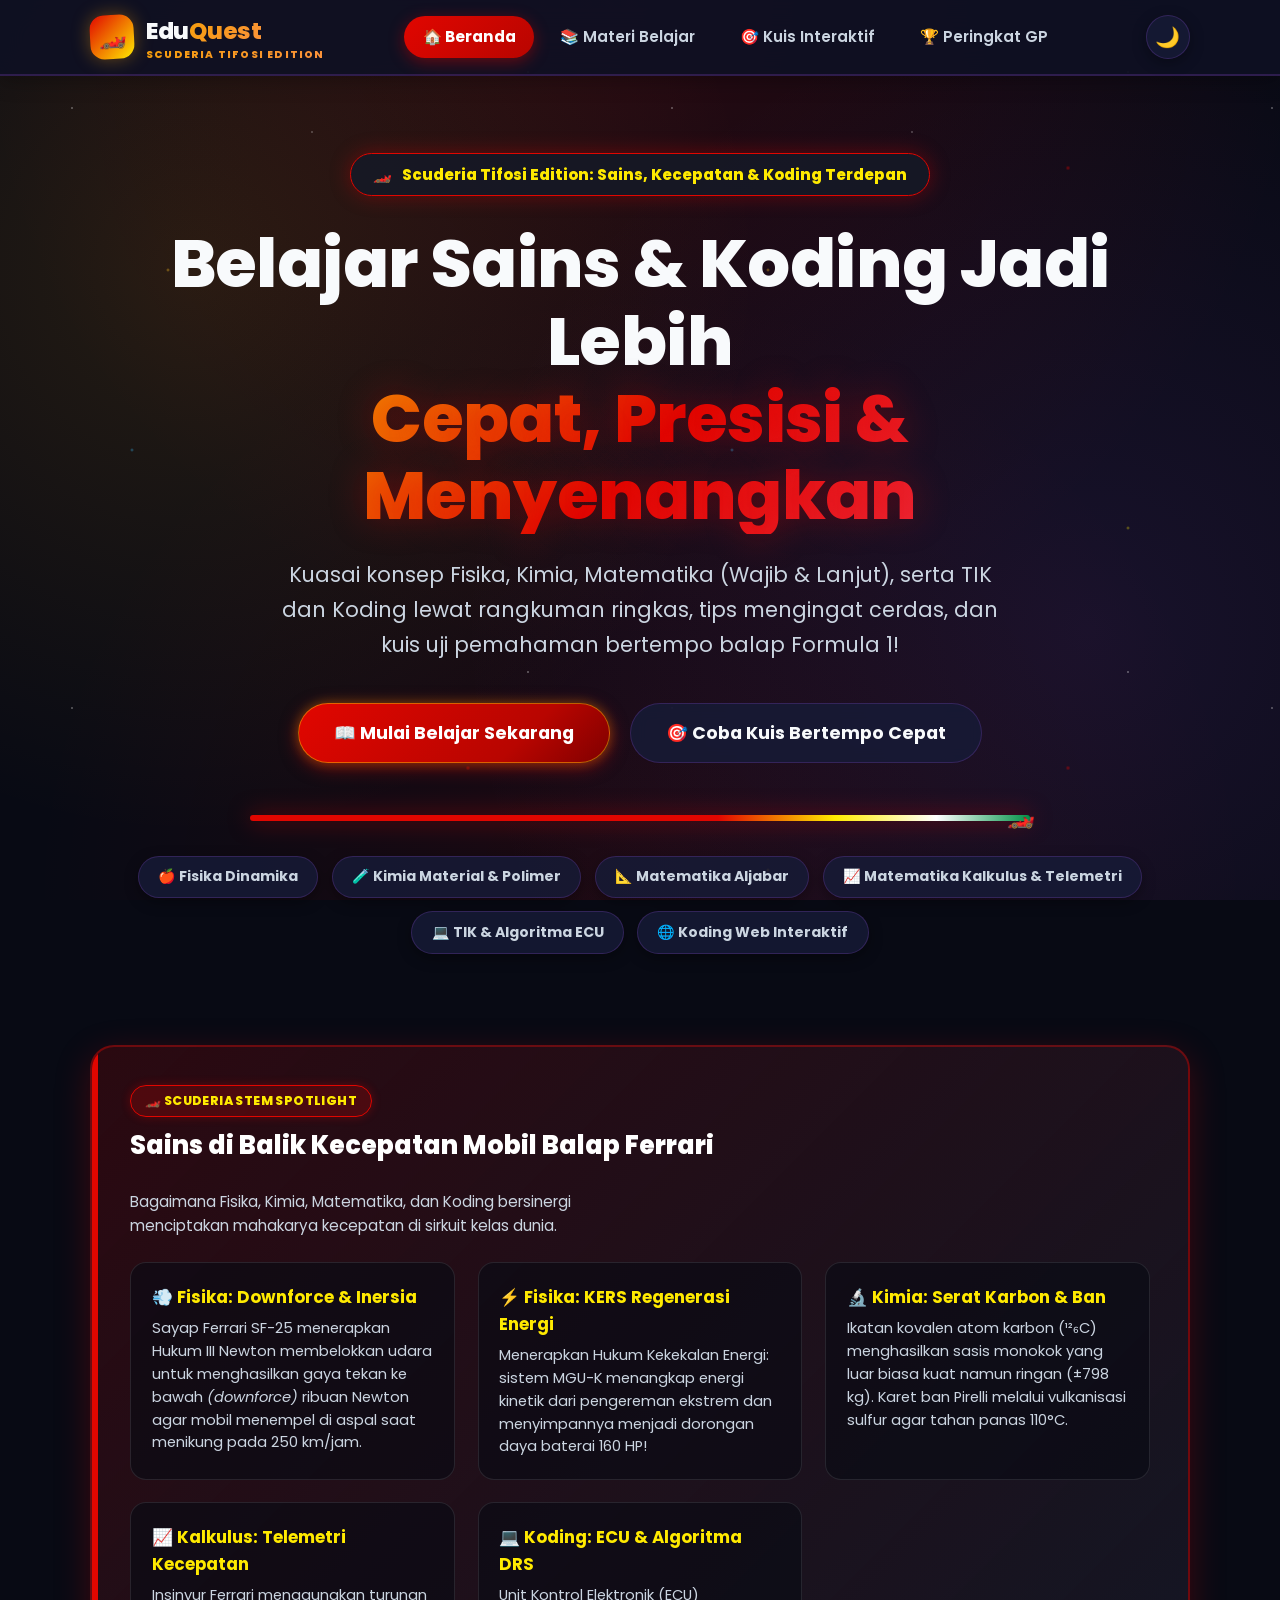
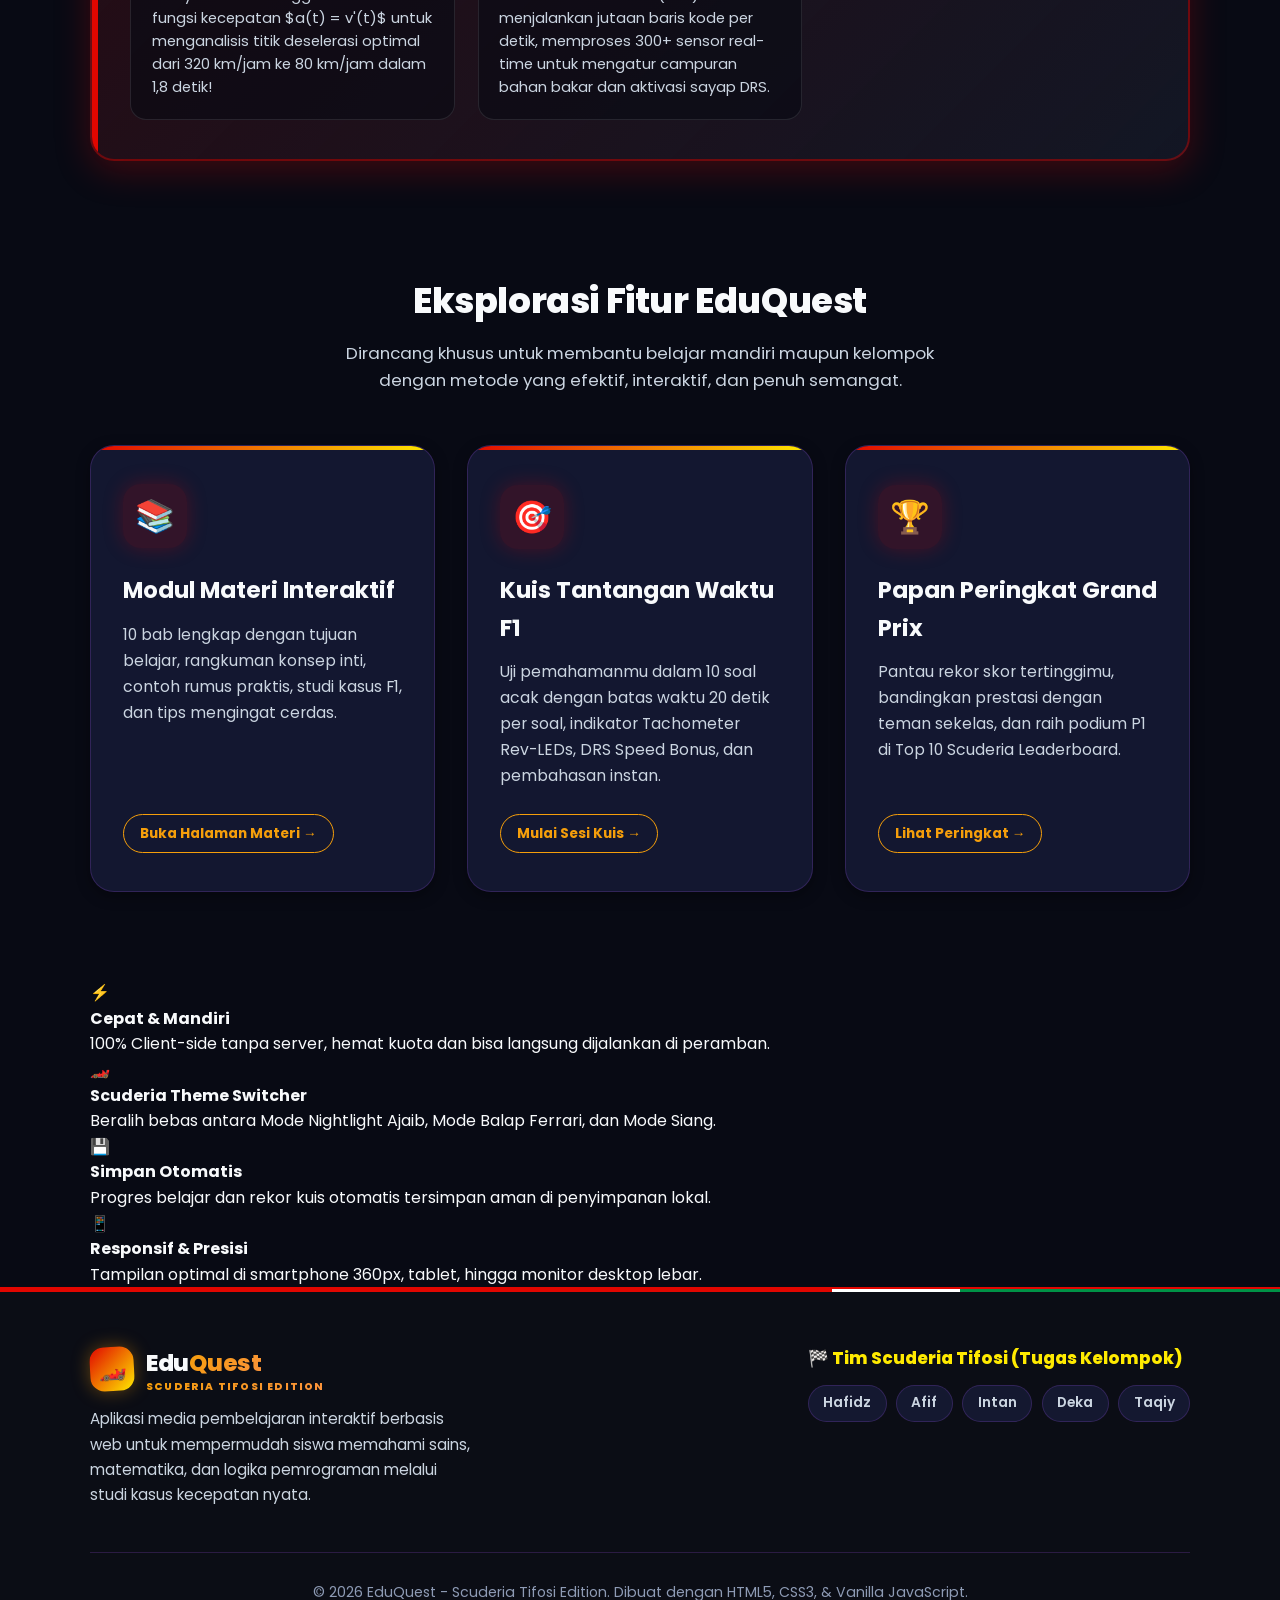
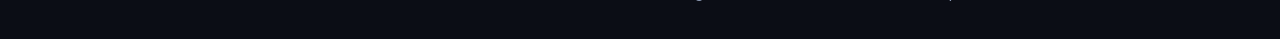
<file: index.html>
<!DOCTYPE html>
<html lang="id">
<head>
  <meta charset="UTF-8">
  <meta name="viewport" content="width=device-width, initial-scale=1.0">
  <title>EduQuest - Scuderia Tifosi Edition | Platform Belajar Interaktif Sains & Koding</title>
  <meta name="description" content="EduQuest Scuderia Tifosi Edition membantu pelajar SMP dan SMA belajar Fisika, Kimia, Matematika, dan Koding dengan interaktif, seru, dan terinspirasi sains kecepatan F1.">
  
  <!-- Google Fonts: Poppins & Nunito -->
  <link rel="preconnect" href="https://fonts.googleapis.com">
  <link rel="preconnect" href="https://fonts.gstatic.com" crossorigin>
  <link href="https://fonts.googleapis.com/css2?family=Nunito:wght@400;600;700&family=Poppins:wght@500;600;700;800;900&display=swap" rel="stylesheet">
  
  <!-- CSS Utama -->
  <link rel="stylesheet" href="style.css">
</head>
<body>

  <!-- ==================== NAVBAR ==================== -->
  <header class="navbar">
    <div class="container navbar-container">
      <a href="index.html" class="logo">
        <span class="logo-badge">🏎️</span>
        <div class="logo-text">
          Edu<span>Quest</span>
          <span class="logo-sub">Scuderia Tifosi Edition</span>
        </div>
      </a>

      <!-- Menu Navigasi Desktop & Mobile Drawer -->
      <nav class="nav-menu" id="navMenu">
        <a href="index.html" class="nav-link active">🏠 Beranda</a>
        <a href="materi.html" class="nav-link">📚 Materi Belajar</a>
        <a href="kuis.html" class="nav-link">🎯 Kuis Interaktif</a>
        <a href="peringkat.html" class="nav-link">🏆 Peringkat GP</a>
      </nav>

      <!-- Aksi Navigasi & Tema -->
      <div class="nav-actions">
        <button id="themeToggleBtn" class="theme-toggle" aria-label="Ganti Tema Visual" title="Ganti Mode Tema (Nightlight / Ferrari / Sunset)">
          🏎️
        </button>
        <button id="hamburgerBtn" class="hamburger" aria-label="Buka Menu Navigasi">
          <span></span>
          <span></span>
          <span></span>
        </button>
      </div>
    </div>
  </header>

  <!-- ==================== HERO SECTION ==================== -->
  <main>
    <section class="hero-section">
      <div class="container">
        <div class="hero-pill">
          <span>🏎️</span> Scuderia Tifosi Edition: Sains, Kecepatan &amp; Koding Terdepan
        </div>
        <h1 class="hero-title">
          Belajar Sains &amp; Koding Jadi Lebih <br>
          <span class="highlight">Cepat, Presisi &amp; Menyenangkan</span>
        </h1>
        <p class="hero-subtitle">
          Kuasai konsep Fisika, Kimia, Matematika (Wajib &amp; Lanjut), serta TIK dan Koding lewat rangkuman ringkas, tips mengingat cerdas, dan kuis uji pemahaman bertempo balap Formula 1!
        </p>
        <div class="hero-actions">
          <a href="materi.html" class="btn btn-primary btn-lg">
            📖 Mulai Belajar Sekarang
          </a>
          <a href="kuis.html" class="btn btn-secondary btn-lg">
            🎯 Coba Kuis Bertempo Cepat
          </a>
        </div>

        <!-- Garis Kecepatan Balap (Italian Racing Stripe) -->
        <div class="racing-strip" aria-hidden="true"></div>

        <!-- Subject Badges / Chips -->
        <div class="subject-chips">
          <span class="subject-chip">🍎 Fisika Dinamika</span>
          <span class="subject-chip">🧪 Kimia Material &amp; Polimer</span>
          <span class="subject-chip">📐 Matematika Aljabar</span>
          <span class="subject-chip">📈 Matematika Kalkulus &amp; Telemetri</span>
          <span class="subject-chip">💻 TIK &amp; Algoritma ECU</span>
          <span class="subject-chip">🌐 Koding Web Interaktif</span>
        </div>
      </div>
    </section>

    <!-- ==================== SCUDERIA STEM SPOTLIGHT ==================== -->
    <section class="ferrari-spotlight-section">
      <div class="container">
        <div class="ferrari-spotlight-card">
          <div class="spotlight-header">
            <div>
              <span class="badge badge-ferrari">🏎️ SCUDERIA STEM SPOTLIGHT</span>
              <h3 style="margin-top: 0.5rem;">Sains di Balik Kecepatan Mobil Balap Ferrari</h3>
            </div>
            <p style="color: var(--text-secondary); max-width: 520px; font-size: 0.95rem;">
              Bagaimana Fisika, Kimia, Matematika, dan Koding bersinergi menciptakan mahakarya kecepatan di sirkuit kelas dunia.
            </p>
          </div>

          <div class="spotlight-grid">
            <div class="spotlight-item">
              <h4>💨 Fisika: Downforce &amp; Inersia</h4>
              <p>Sayap Ferrari SF-25 menerapkan Hukum III Newton membelokkan udara untuk menghasilkan gaya tekan ke bawah <em>(downforce)</em> ribuan Newton agar mobil menempel di aspal saat menikung pada 250 km/jam.</p>
            </div>
            <div class="spotlight-item">
              <h4>⚡ Fisika: KERS Regenerasi Energi</h4>
              <p>Menerapkan Hukum Kekekalan Energi: sistem MGU-K menangkap energi kinetik dari pengereman ekstrem dan menyimpannya menjadi dorongan daya baterai 160 HP!</p>
            </div>
            <div class="spotlight-item">
              <h4>🔬 Kimia: Serat Karbon &amp; Ban</h4>
              <p>Ikatan kovalen atom karbon (¹²₆C) menghasilkan sasis monokok yang luar biasa kuat namun ringan (±798 kg). Karet ban Pirelli melalui vulkanisasi sulfur agar tahan panas 110°C.</p>
            </div>
            <div class="spotlight-item">
              <h4>📈 Kalkulus: Telemetri Kecepatan</h4>
              <p>Insinyur Ferrari menggunakan turunan fungsi kecepatan $a(t) = v'(t)$ untuk menganalisis titik deselerasi optimal dari 320 km/jam ke 80 km/jam dalam 1,8 detik!</p>
            </div>
            <div class="spotlight-item">
              <h4>💻 Koding: ECU &amp; Algoritma DRS</h4>
              <p>Unit Kontrol Elektronik (ECU) menjalankan jutaan baris kode per detik, memproses 300+ sensor real-time untuk mengatur campuran bahan bakar dan aktivasi sayap DRS.</p>
            </div>
          </div>
        </div>
      </div>
    </section>

    <!-- ==================== FITUR UTAMA ==================== -->
    <section class="features-section">
      <div class="container">
        <div class="section-header">
          <h2 class="section-title">Eksplorasi Fitur EduQuest</h2>
          <p class="section-subtitle">Dirancang khusus untuk membantu belajar mandiri maupun kelompok dengan metode yang efektif, interaktif, dan penuh semangat.</p>
        </div>

        <div class="features-grid">
          <!-- Fitur 1: Materi -->
          <article class="feature-card">
            <div>
              <div class="feature-icon-wrapper">📚</div>
              <h3>Modul Materi Interaktif</h3>
              <p>10 bab lengkap dengan tujuan belajar, rangkuman konsep inti, contoh rumus praktis, studi kasus F1, dan tips mengingat cerdas.</p>
            </div>
            <div>
              <a href="materi.html" class="btn btn-outline btn-sm">Buka Halaman Materi &rarr;</a>
            </div>
          </article>

          <!-- Fitur 2: Kuis -->
          <article class="feature-card">
            <div>
              <div class="feature-icon-wrapper">🎯</div>
              <h3>Kuis Tantangan Waktu F1</h3>
              <p>Uji pemahamanmu dalam 10 soal acak dengan batas waktu 20 detik per soal, indikator Tachometer Rev-LEDs, DRS Speed Bonus, dan pembahasan instan.</p>
            </div>
            <div>
              <a href="kuis.html" class="btn btn-outline btn-sm">Mulai Sesi Kuis &rarr;</a>
            </div>
          </article>

          <!-- Fitur 3: Peringkat -->
          <article class="feature-card">
            <div>
              <div class="feature-icon-wrapper">🏆</div>
              <h3>Papan Peringkat Grand Prix</h3>
              <p>Pantau rekor skor tertinggimu, bandingkan prestasi dengan teman sekelas, dan raih podium P1 di Top 10 Scuderia Leaderboard.</p>
            </div>
            <div>
              <a href="peringkat.html" class="btn btn-outline btn-sm">Lihat Peringkat &rarr;</a>
            </div>
          </article>
        </div>
      </div>
    </section>

    <!-- ==================== PERKS ==================== -->
    <section class="perks-section">
      <div class="container">
        <div class="perks-grid">
          <div class="perk-item">
            <div class="perk-icon">⚡</div>
            <div>
              <h4>Cepat &amp; Mandiri</h4>
              <p>100% Client-side tanpa server, hemat kuota dan bisa langsung dijalankan di peramban.</p>
            </div>
          </div>
          <div class="perk-item">
            <div class="perk-icon">🏎️</div>
            <div>
              <h4>Scuderia Theme Switcher</h4>
              <p>Beralih bebas antara Mode Nightlight Ajaib, Mode Balap Ferrari, dan Mode Siang.</p>
            </div>
          </div>
          <div class="perk-item">
            <div class="perk-icon">💾</div>
            <div>
              <h4>Simpan Otomatis</h4>
              <p>Progres belajar dan rekor kuis otomatis tersimpan aman di penyimpanan lokal.</p>
            </div>
          </div>
          <div class="perk-item">
            <div class="perk-icon">📱</div>
            <div>
              <h4>Responsif &amp; Presisi</h4>
              <p>Tampilan optimal di smartphone 360px, tablet, hingga monitor desktop lebar.</p>
            </div>
          </div>
        </div>
      </div>
    </section>
  </main>

  <!-- ==================== FOOTER ==================== -->
  <footer class="footer">
    <div class="container">
      <div class="footer-content">
        <div class="footer-brand">
          <div class="logo">
            <span class="logo-badge">🏎️</span>
            <div class="logo-text">
              Edu<span>Quest</span>
              <span class="logo-sub">Scuderia Tifosi Edition</span>
            </div>
          </div>
          <p>
            Aplikasi media pembelajaran interaktif berbasis web untuk mempermudah siswa memahami sains, matematika, dan logika pemrograman melalui studi kasus kecepatan nyata.
          </p>
        </div>

        <div class="footer-team">
          <h4>🏁 Tim Scuderia Tifosi (Tugas Kelompok)</h4>
          <div class="team-members-list">
            <span class="team-badge">Hafidz</span>
            <span class="team-badge">Afif</span>
            <span class="team-badge">Intan</span>
            <span class="team-badge">Deka</span>
            <span class="team-badge">Taqiy</span>
          </div>
        </div>
      </div>

      <div class="footer-bottom">
        <p>&copy; 2026 EduQuest - Scuderia Tifosi Edition. Dibuat dengan HTML5, CSS3, &amp; Vanilla JavaScript.</p>
      </div>
    </div>
  </footer>

  <!-- Scripts -->
  <script src="data.js"></script>
  <script src="main.js"></script>
</body>
</html>
</file>
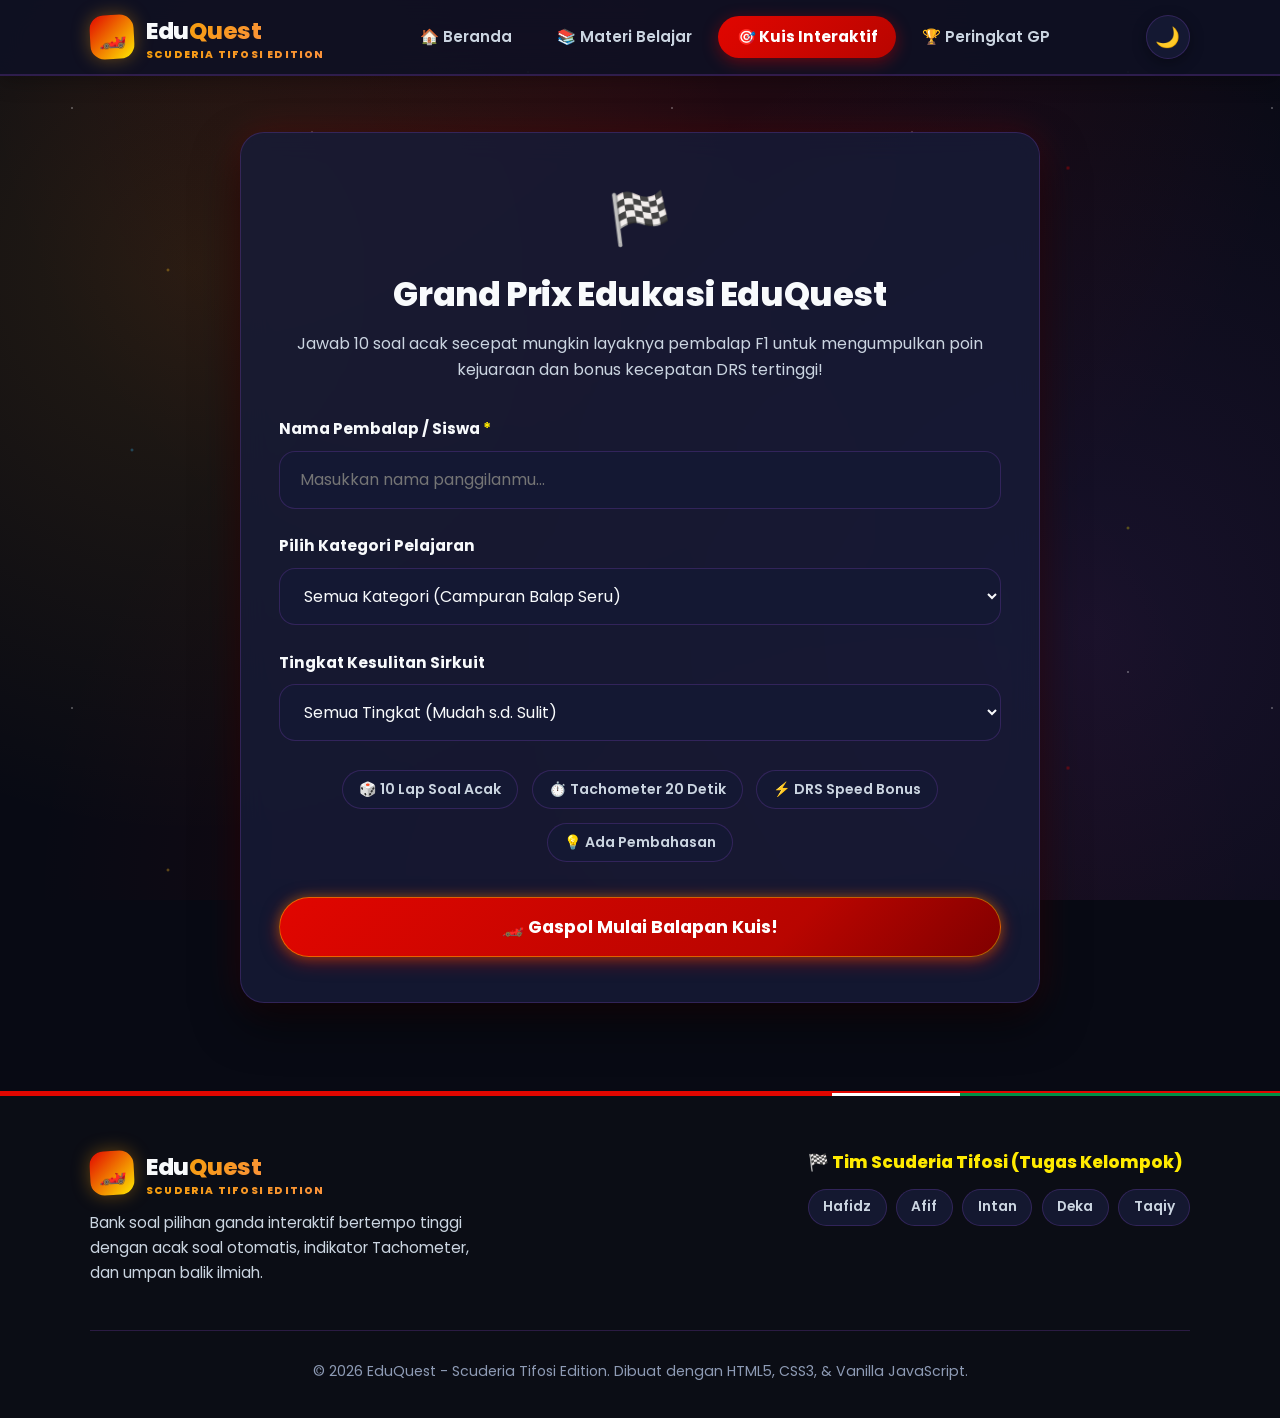
<file: kuis.html>
<!DOCTYPE html>
<html lang="id">
<head>
  <meta charset="UTF-8">
  <meta name="viewport" content="width=device-width, initial-scale=1.0">
  <title>Kuis Interaktif F1 - EduQuest | Scuderia Tifosi Edition</title>
  <meta name="description" content="Kuis bertempo balap Formula 1 dengan timer Tachometer 20 detik, DRS speed bonus, dan pembahasan instan.">
  
  <!-- Google Fonts: Poppins & Nunito -->
  <link rel="preconnect" href="https://fonts.googleapis.com">
  <link rel="preconnect" href="https://fonts.gstatic.com" crossorigin>
  <link href="https://fonts.googleapis.com/css2?family=Nunito:wght@400;600;700&family=Poppins:wght@500;600;700;800;900&display=swap" rel="stylesheet">
  
  <!-- CSS Utama -->
  <link rel="stylesheet" href="style.css">
</head>
<body>

  <!-- ==================== NAVBAR ==================== -->
  <header class="navbar">
    <div class="container navbar-container">
      <a href="index.html" class="logo">
        <span class="logo-badge">🏎️</span>
        <div class="logo-text">
          Edu<span>Quest</span>
          <span class="logo-sub">Scuderia Tifosi Edition</span>
        </div>
      </a>

      <nav class="nav-menu" id="navMenu">
        <a href="index.html" class="nav-link">🏠 Beranda</a>
        <a href="materi.html" class="nav-link">📚 Materi Belajar</a>
        <a href="kuis.html" class="nav-link active">🎯 Kuis Interaktif</a>
        <a href="peringkat.html" class="nav-link">🏆 Peringkat GP</a>
      </nav>

      <div class="nav-actions">
        <button id="themeToggleBtn" class="theme-toggle" aria-label="Ganti Tema Visual" title="Ganti Mode Tema (Nightlight / Ferrari / Sunset)">
          🏎️
        </button>
        <button id="hamburgerBtn" class="hamburger" aria-label="Buka Menu Navigasi">
          <span></span>
          <span></span>
          <span></span>
        </button>
      </div>
    </div>
  </header>

  <!-- ==================== MAIN QUIZ SECTION ==================== -->
  <main class="quiz-section">
    <div class="container">
      <div class="quiz-wrapper">

        <!-- ==================== LAYAR 1: SETUP KUIS ==================== -->
        <section id="quizScreenSetup" class="quiz-setup-card" aria-label="Pengaturan Kuis">
          <div class="quiz-setup-header">
            <span style="font-size: 3.2rem; display: block; margin-bottom: 0.5rem;">🏁</span>
            <h2>Grand Prix Edukasi EduQuest</h2>
            <p>Jawab 10 soal acak secepat mungkin layaknya pembalap F1 untuk mengumpulkan poin kejuaraan dan bonus kecepatan DRS tertinggi!</p>
          </div>

          <form id="quizSetupForm">
            <!-- Input Nama -->
            <div class="form-group">
              <label for="playerNameInput" class="form-label">Nama Pembalap / Siswa <span style="color: var(--ferrari-yellow);">*</span></label>
              <input 
                type="text" 
                id="playerNameInput" 
                class="form-input" 
                placeholder="Masukkan nama panggilanmu..." 
                required 
                maxlength="25"
                autocomplete="name"
              >
              <div id="nameErrorMsg" class="form-error-msg">Nama wajib diisi minimal 2 huruf.</div>
            </div>

            <!-- Pilih Kategori / Bab -->
            <div class="form-group">
              <label for="playerCategorySelect" class="form-label">Pilih Kategori Pelajaran</label>
              <select id="playerCategorySelect" class="form-select">
                <option value="Semua">Semua Kategori (Campuran Balap Seru)</option>
                <option value="Fisika">🍎 Fisika Dinamika</option>
                <option value="Kimia">🧪 Kimia Material</option>
                <option value="Matematika Wajib">📐 Matematika Wajib</option>
                <option value="Matematika Lanjut">📈 Matematika Lanjut &amp; Telemetri</option>
                <option value="TIK & Koding">💻 TIK &amp; Algoritma ECU</option>
              </select>
            </div>

            <!-- Pilih Tingkat Kesulitan -->
            <div class="form-group">
              <label for="playerDifficultySelect" class="form-label">Tingkat Kesulitan Sirkuit</label>
              <select id="playerDifficultySelect" class="form-select">
                <option value="Semua">Semua Tingkat (Mudah s.d. Sulit)</option>
                <option value="Mudah">Mudah (Straight Line / Konsep Dasar)</option>
                <option value="Sedang">Sedang (Chicane / Penerapan Konsep)</option>
                <option value="Sulit">Sulit (Hairpin Turn / Analisis Hitungan)</option>
              </select>
            </div>

            <div class="quiz-info-pills">
              <span class="info-pill">🎲 10 Lap Soal Acak</span>
              <span class="info-pill">⏱️ Tachometer 20 Detik</span>
              <span class="info-pill">⚡ DRS Speed Bonus</span>
              <span class="info-pill">💡 Ada Pembahasan</span>
            </div>

            <button type="submit" class="btn btn-primary btn-lg" style="width: 100%;">
              🏎️ Gaspol Mulai Balapan Kuis!
            </button>
          </form>
        </section>

        <!-- ==================== LAYAR 2: ARENA KUIS ==================== -->
        <section id="quizScreenArena" class="quiz-arena" aria-label="Arena Kuis Aktif">
          <!-- Top Bar -->
          <div class="quiz-top-bar">
            <div class="quiz-meta-badge">
              <span id="questionNumber">Lap 1 dari 10</span>
              <span class="badge badge-ferrari" id="questionCategoryBadge">Fisika</span>
              <span class="badge badge-cyan" id="questionDifficultyBadge">Sedang</span>
            </div>

            <div style="display: flex; align-items: center; gap: 0.8rem;">
              <span class="quiz-score-badge" id="currentScoreBadge">Pts: 0</span>
              
              <!-- F1 Tachometer Timer & Rev Counter -->
              <div class="tachometer-wrapper" title="Tachometer waktu putaran lap">
                <div class="tachometer-leds" id="revLedsContainer">
                  <span class="rev-led active-green"></span>
                  <span class="rev-led active-green"></span>
                  <span class="rev-led active-yellow"></span>
                  <span class="rev-led active-yellow"></span>
                  <span class="rev-led active-red"></span>
                </div>
                <span class="timer-text" id="timerText">20s</span>
              </div>
            </div>
          </div>

          <!-- Progress Bar Pertanyaan -->
          <div class="question-progress">
            <div class="question-progress-bar" id="questionProgressFill"></div>
          </div>

          <!-- Card Soal -->
          <div class="question-card">
            <h3 class="question-text" id="questionText">Memuat pertanyaan...</h3>

            <!-- Grid 4 Opsi -->
            <div class="options-grid" id="optionsGrid" role="group" aria-label="Pilihan Jawaban">
              <!-- Tombol opsi A, B, C, D diisi dinamis oleh kuis.js -->
            </div>

            <!-- Box Feedback & Pembahasan Singkat -->
            <div class="feedback-box" id="feedbackBox" aria-live="polite">
              <div class="feedback-status" id="feedbackStatus"></div>
              <div class="feedback-penjelasan" id="feedbackPenjelasan"></div>
            </div>

            <div class="quiz-arena-actions">
              <button id="nextQuestionBtn" class="btn btn-primary">
                Lap Berikutnya 🏎️ ➡️
              </button>
            </div>
          </div>
        </section>

        <!-- ==================== LAYAR 3: HASIL KUIS / PODIUM FINISH ==================== -->
        <section id="quizScreenResult" class="quiz-result-card" aria-label="Hasil Kuis">
          <div class="result-badge-icon" id="resultBadgeIcon">🏆</div>
          <h2 class="result-title">Checkered Flag Dikibarkan! 🏁</h2>
          <p style="color: var(--text-secondary); margin-bottom: 0.5rem;">
            Kerja fantastis di sirkuit, <strong id="resultPlayerName" style="color: var(--ferrari-yellow);">Pembalap</strong>!
          </p>
          <p class="result-motivation" id="resultMotivation">Luar biasa! Pertahankan ritme balapmu!</p>

          <div class="result-stats-grid">
            <div class="stat-box">
              <div class="stat-val highlight" id="resultFinalScore">0</div>
              <div class="stat-label">Total Poin Kejuaraan (Pts)</div>
            </div>
            <div class="stat-box">
              <div class="stat-val" style="color: var(--success);" id="resultCorrectCount">0</div>
              <div class="stat-label">Jawaban Benar</div>
            </div>
            <div class="stat-box">
              <div class="stat-val" style="color: var(--error);" id="resultWrongCount">0</div>
              <div class="stat-label">Jawaban Salah</div>
            </div>
          </div>

          <div style="background-color: var(--bg-surface); border: 1.5px solid var(--border-color); border-radius: var(--radius-md); padding: 1rem; margin-bottom: 2rem;">
            <span style="color: var(--text-secondary); font-size: 0.95rem;">Tingkat Akurasi Lap: </span>
            <strong id="resultAccuracy" style="color: var(--accent-cyan); font-size: 1.25rem;">0%</strong>
          </div>

          <div class="result-actions">
            <button id="playAgainBtn" class="btn btn-primary">
              🔄 Balapan Lagi
            </button>
            <a href="peringkat.html" class="btn btn-secondary">
              🏆 Lihat Podium Peringkat
            </a>
            <a href="materi.html" class="btn btn-outline">
              📚 Review Materi Modul
            </a>
          </div>
        </section>

      </div>
    </div>
  </main>

  <!-- ==================== FOOTER ==================== -->
  <footer class="footer">
    <div class="container">
      <div class="footer-content">
        <div class="footer-brand">
          <div class="logo">
            <span class="logo-badge">🏎️</span>
            <div class="logo-text">
              Edu<span>Quest</span>
              <span class="logo-sub">Scuderia Tifosi Edition</span>
            </div>
          </div>
          <p>
            Bank soal pilihan ganda interaktif bertempo tinggi dengan acak soal otomatis, indikator Tachometer, dan umpan balik ilmiah.
          </p>
        </div>

        <div class="footer-team">
          <h4>🏁 Tim Scuderia Tifosi (Tugas Kelompok)</h4>
          <div class="team-members-list">
            <span class="team-badge">Hafidz</span>
            <span class="team-badge">Afif</span>
            <span class="team-badge">Intan</span>
            <span class="team-badge">Deka</span>
            <span class="team-badge">Taqiy</span>
          </div>
        </div>
      </div>

      <div class="footer-bottom">
        <p>&copy; 2026 EduQuest - Scuderia Tifosi Edition. Dibuat dengan HTML5, CSS3, &amp; Vanilla JavaScript.</p>
      </div>
    </div>
  </footer>

  <!-- Scripts -->
  <script src="data.js"></script>
  <script src="main.js"></script>
  <script src="kuis.js"></script>
</body>
</html>
</file>
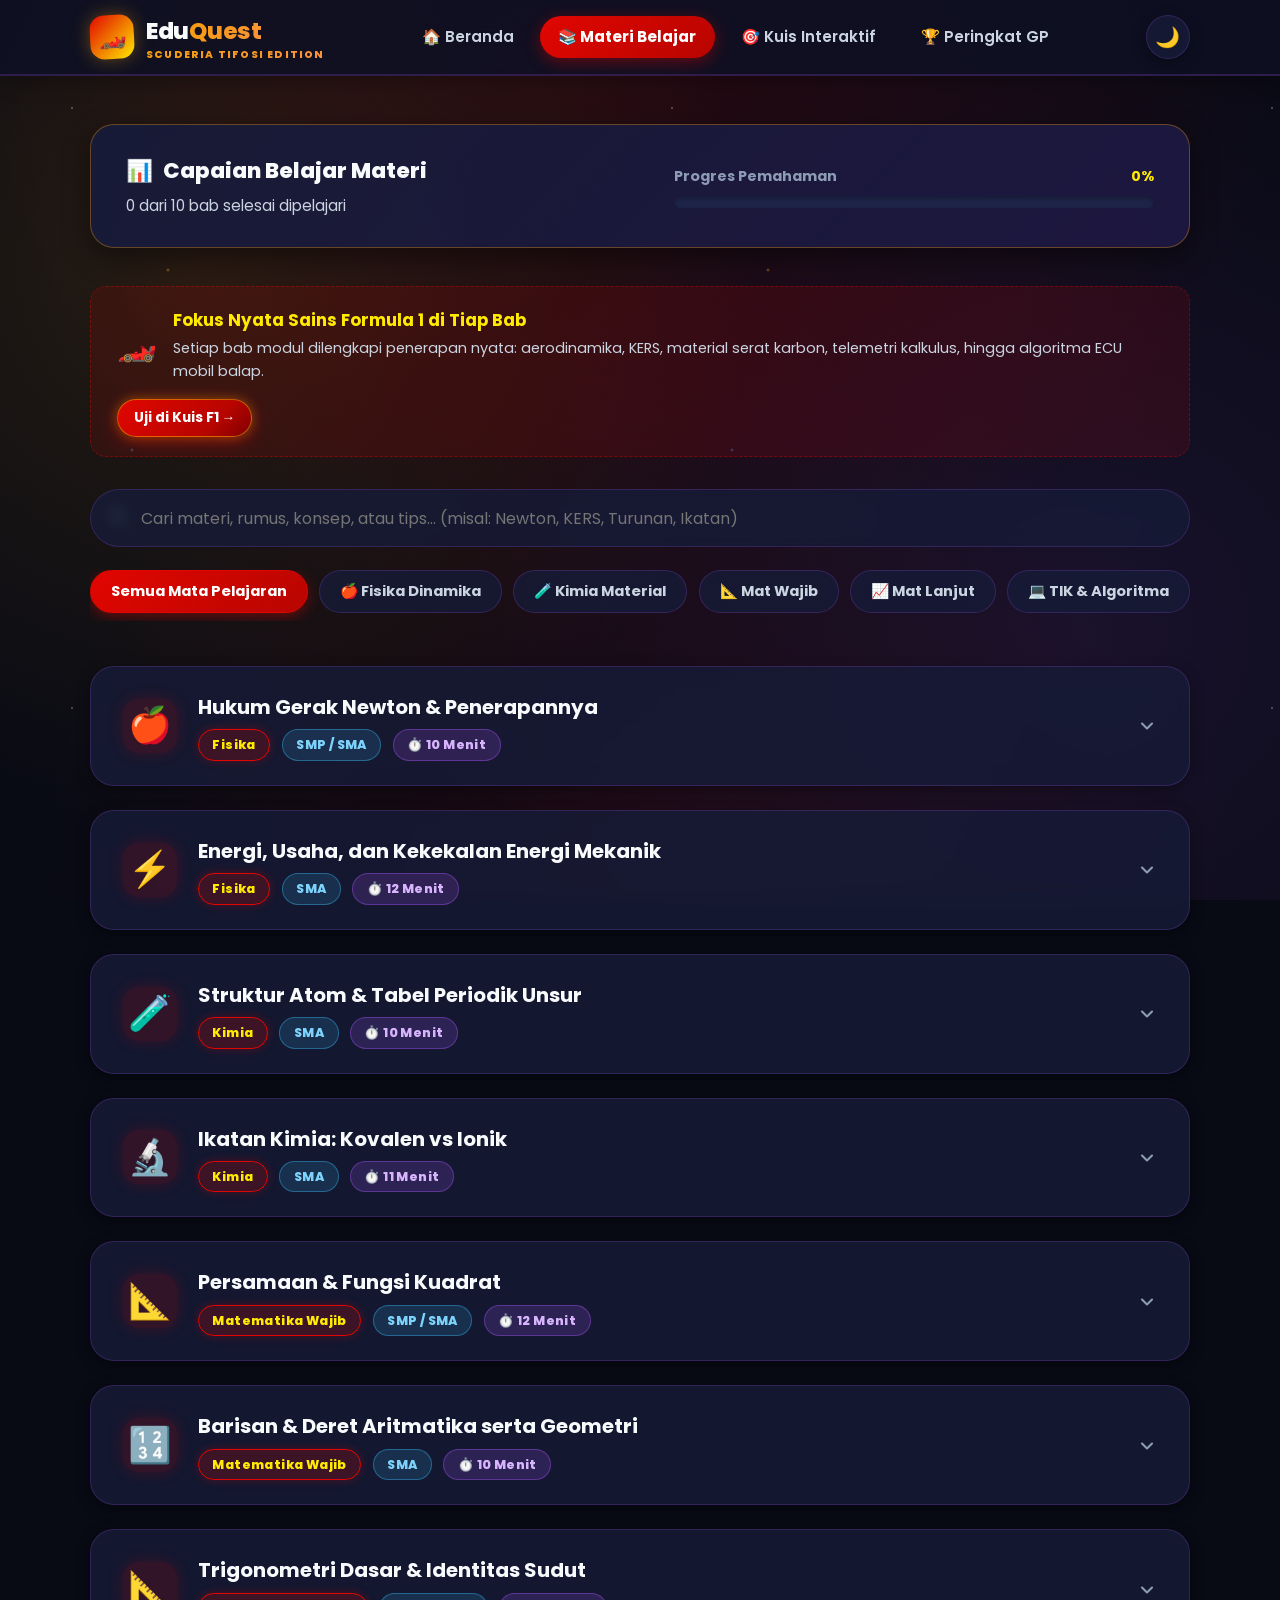
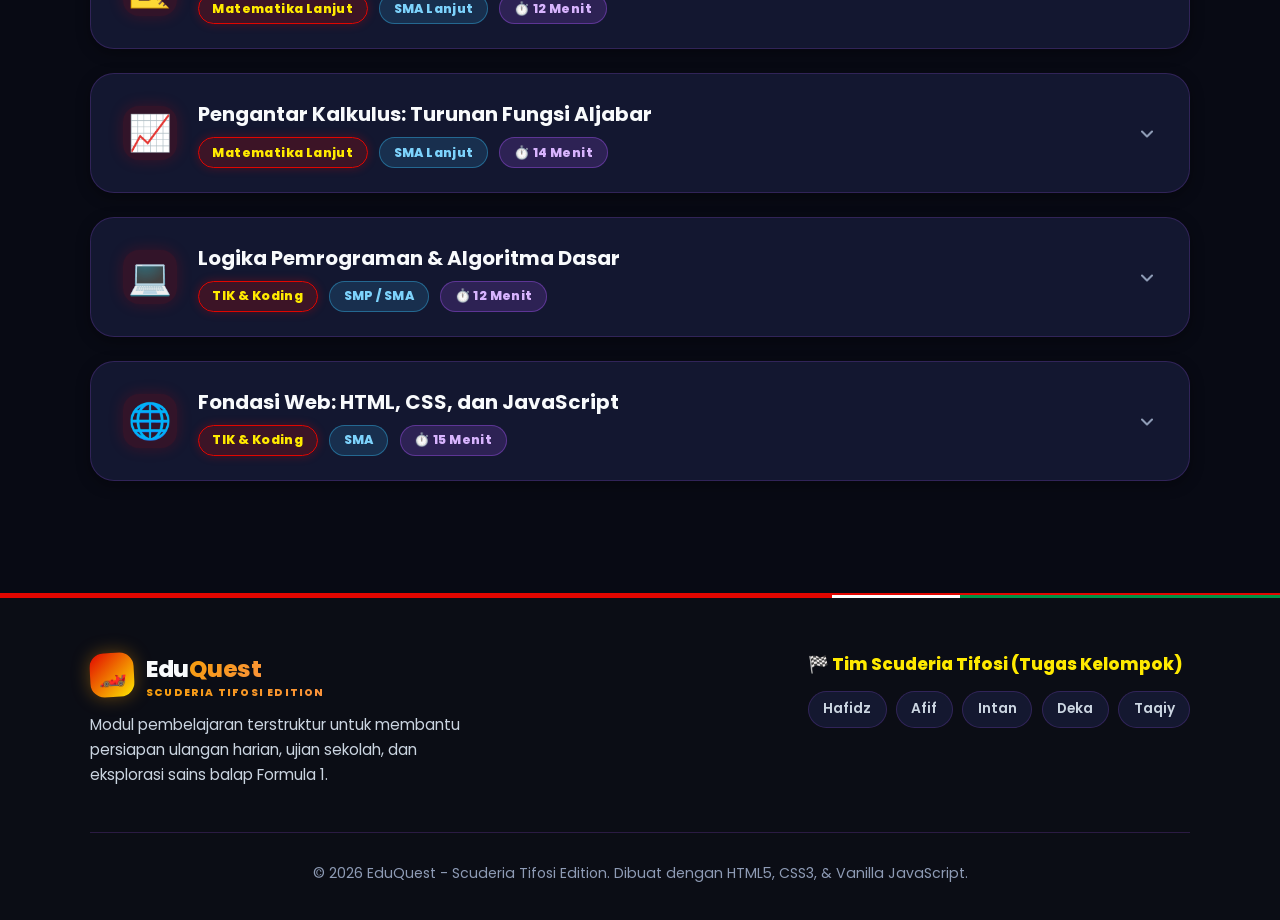
<file: materi.html>
<!DOCTYPE html>
<html lang="id">
<head>
  <meta charset="UTF-8">
  <meta name="viewport" content="width=device-width, initial-scale=1.0">
  <title>Materi Belajar - EduQuest | Scuderia Tifosi Edition</title>
  <meta name="description" content="Modul pembelajaran Fisika, Kimia, Matematika, dan Koding dengan rangkuman konsep, studi kasus balap F1, dan tips mengingat cepat.">
  
  <!-- Google Fonts: Poppins & Nunito -->
  <link rel="preconnect" href="https://fonts.googleapis.com">
  <link rel="preconnect" href="https://fonts.gstatic.com" crossorigin>
  <link href="https://fonts.googleapis.com/css2?family=Nunito:wght@400;600;700&family=Poppins:wght@500;600;700;800;900&display=swap" rel="stylesheet">
  
  <!-- CSS Utama -->
  <link rel="stylesheet" href="style.css">
</head>
<body>

  <!-- ==================== NAVBAR ==================== -->
  <header class="navbar">
    <div class="container navbar-container">
      <a href="index.html" class="logo">
        <span class="logo-badge">🏎️</span>
        <div class="logo-text">
          Edu<span>Quest</span>
          <span class="logo-sub">Scuderia Tifosi Edition</span>
        </div>
      </a>

      <nav class="nav-menu" id="navMenu">
        <a href="index.html" class="nav-link">🏠 Beranda</a>
        <a href="materi.html" class="nav-link active">📚 Materi Belajar</a>
        <a href="kuis.html" class="nav-link">🎯 Kuis Interaktif</a>
        <a href="peringkat.html" class="nav-link">🏆 Peringkat GP</a>
      </nav>

      <div class="nav-actions">
        <button id="themeToggleBtn" class="theme-toggle" aria-label="Ganti Tema Visual" title="Ganti Mode Tema (Nightlight / Ferrari / Sunset)">
          🏎️
        </button>
        <button id="hamburgerBtn" class="hamburger" aria-label="Buka Menu Navigasi">
          <span></span>
          <span></span>
          <span></span>
        </button>
      </div>
    </div>
  </header>

  <!-- ==================== KONTEN MATERI ==================== -->
  <main class="materi-header-section">
    <div class="container">
      
      <!-- Progress Bar Belajar -->
      <section class="progress-banner" aria-label="Progres Belajar">
        <div class="progress-info">
          <h2><span>📊</span> Capaian Belajar Materi</h2>
          <p id="progressText">0 dari 10 bab selesai dipelajari</p>
        </div>
        <div class="progress-bar-container">
          <div class="progress-bar-meta">
            <span style="color: var(--text-muted);">Progres Pemahaman</span>
            <span id="progressPercent" style="color: var(--ferrari-yellow);">0%</span>
          </div>
          <div class="progress-bar">
            <div class="progress-bar-fill" id="progressBarFill" style="width: 0%;"></div>
          </div>
        </div>
      </section>

      <!-- F1 STEM Mini-Banner -->
      <section style="background: rgba(225, 6, 0, 0.12); border: 1px dashed rgba(225, 6, 0, 0.4); border-radius: var(--radius-md); padding: 1.2rem 1.6rem; margin-bottom: 2rem; display: flex; align-items: center; justify-content: space-between; gap: 1rem; flex-wrap: wrap;">
        <div style="display: flex; align-items: center; gap: 1rem;">
          <span style="font-size: 2rem;">🏎️</span>
          <div>
            <h4 style="color: var(--ferrari-yellow); font-size: 1.05rem; margin-bottom: 0.2rem;">Fokus Nyata Sains Formula 1 di Tiap Bab</h4>
            <p style="color: var(--text-secondary); font-size: 0.9rem; margin: 0;">Setiap bab modul dilengkapi penerapan nyata: aerodinamika, KERS, material serat karbon, telemetri kalkulus, hingga algoritma ECU mobil balap.</p>
          </div>
        </div>
        <a href="kuis.html" class="btn btn-primary btn-sm">Uji di Kuis F1 &rarr;</a>
      </section>

      <!-- Filter Kategori & Pencarian Kata Kunci -->
      <section class="filter-search-bar" aria-label="Filter dan Pencarian Materi">
        <div class="search-box">
          <span class="search-icon">🔍</span>
          <input 
            type="text" 
            id="materiSearchInput" 
            class="search-input" 
            placeholder="Cari materi, rumus, konsep, atau tips... (misal: Newton, KERS, Turunan, Ikatan)"
            aria-label="Pencarian Materi Belajar"
          >
        </div>

        <div class="category-tabs" role="tablist" aria-label="Kategori Pelajaran">
          <button class="category-tab active" data-category="Semua" role="tab" aria-selected="true">Semua Mata Pelajaran</button>
          <button class="category-tab" data-category="Fisika" role="tab" aria-selected="false">🍎 Fisika Dinamika</button>
          <button class="category-tab" data-category="Kimia" role="tab" aria-selected="false">🧪 Kimia Material</button>
          <button class="category-tab" data-category="Matematika Wajib" role="tab" aria-selected="false">📐 Mat Wajib</button>
          <button class="category-tab" data-category="Matematika Lanjut" role="tab" aria-selected="false">📈 Mat Lanjut</button>
          <button class="category-tab" data-category="TIK & Koding" role="tab" aria-selected="false">💻 TIK &amp; Algoritma</button>
        </div>
      </section>

      <!-- Daftar Kartu Materi (Dirender via JavaScript) -->
      <section id="materiContainer" class="materi-list" aria-label="Daftar Bab Pembelajaran">
        <!-- Konten akan diisi secara dinamis oleh materi.js -->
      </section>

    </div>
  </main>

  <!-- ==================== FOOTER ==================== -->
  <footer class="footer">
    <div class="container">
      <div class="footer-content">
        <div class="footer-brand">
          <div class="logo">
            <span class="logo-badge">🏎️</span>
            <div class="logo-text">
              Edu<span>Quest</span>
              <span class="logo-sub">Scuderia Tifosi Edition</span>
            </div>
          </div>
          <p>
            Modul pembelajaran terstruktur untuk membantu persiapan ulangan harian, ujian sekolah, dan eksplorasi sains balap Formula 1.
          </p>
        </div>

        <div class="footer-team">
          <h4>🏁 Tim Scuderia Tifosi (Tugas Kelompok)</h4>
          <div class="team-members-list">
            <span class="team-badge">Hafidz</span>
            <span class="team-badge">Afif</span>
            <span class="team-badge">Intan</span>
            <span class="team-badge">Deka</span>
            <span class="team-badge">Taqiy</span>
          </div>
        </div>
      </div>

      <div class="footer-bottom">
        <p>&copy; 2026 EduQuest - Scuderia Tifosi Edition. Dibuat dengan HTML5, CSS3, &amp; Vanilla JavaScript.</p>
      </div>
    </div>
  </footer>

  <!-- Scripts -->
  <script src="data.js"></script>
  <script src="main.js"></script>
  <script src="materi.js"></script>
</body>
</html>
</file>
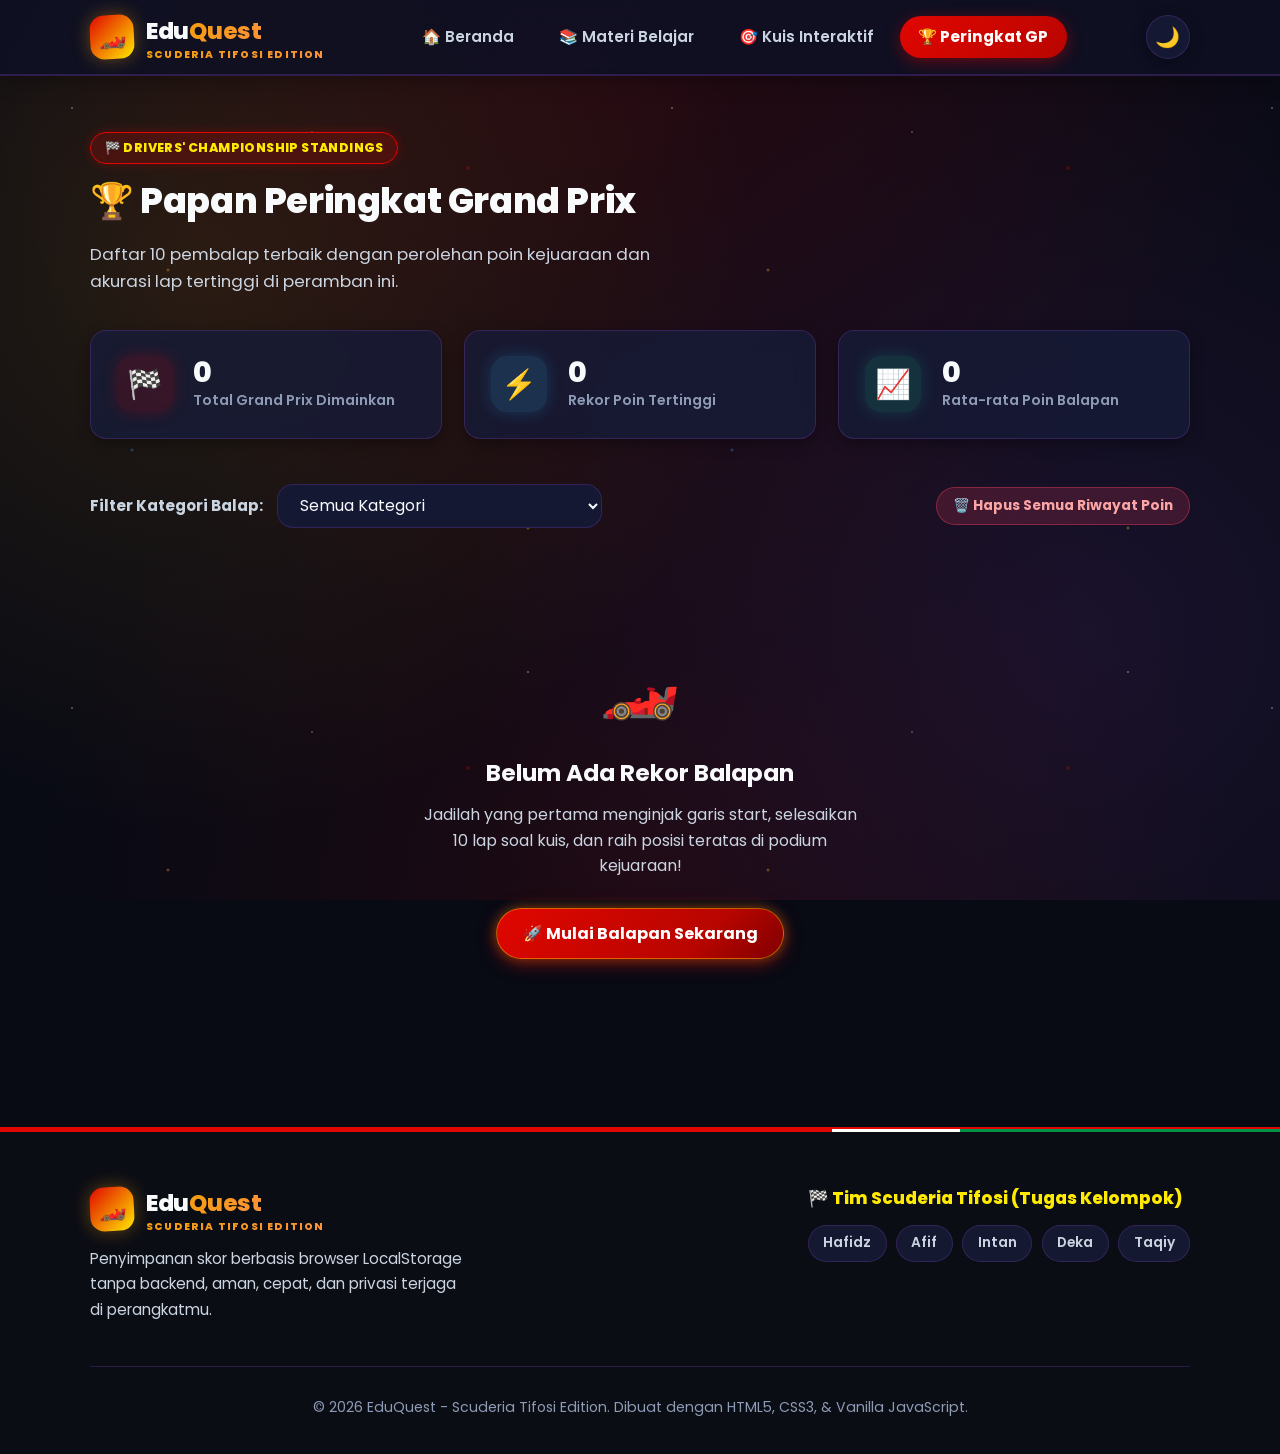
<file: peringkat.html>
<!DOCTYPE html>
<html lang="id">
<head>
  <meta charset="UTF-8">
  <meta name="viewport" content="width=device-width, initial-scale=1.0">
  <title>Papan Peringkat Grand Prix - EduQuest | Scuderia Tifosi Edition</title>
  <meta name="description" content="Papan peringkat Grand Prix EduQuest. Pantau poin kejuaraan, akurasi lap, dan posisi podium balapmu.">
  
  <!-- Google Fonts: Poppins & Nunito -->
  <link rel="preconnect" href="https://fonts.googleapis.com">
  <link rel="preconnect" href="https://fonts.gstatic.com" crossorigin>
  <link href="https://fonts.googleapis.com/css2?family=Nunito:wght@400;600;700&family=Poppins:wght@500;600;700;800;900&display=swap" rel="stylesheet">
  
  <!-- CSS Utama -->
  <link rel="stylesheet" href="style.css">
</head>
<body>

  <!-- ==================== NAVBAR ==================== -->
  <header class="navbar">
    <div class="container navbar-container">
      <a href="index.html" class="logo">
        <span class="logo-badge">🏎️</span>
        <div class="logo-text">
          Edu<span>Quest</span>
          <span class="logo-sub">Scuderia Tifosi Edition</span>
        </div>
      </a>

      <nav class="nav-menu" id="navMenu">
        <a href="index.html" class="nav-link">🏠 Beranda</a>
        <a href="materi.html" class="nav-link">📚 Materi Belajar</a>
        <a href="kuis.html" class="nav-link">🎯 Kuis Interaktif</a>
        <a href="peringkat.html" class="nav-link active">🏆 Peringkat GP</a>
      </nav>

      <div class="nav-actions">
        <button id="themeToggleBtn" class="theme-toggle" aria-label="Ganti Tema Visual" title="Ganti Mode Tema (Nightlight / Ferrari / Sunset)">
          🏎️
        </button>
        <button id="hamburgerBtn" class="hamburger" aria-label="Buka Menu Navigasi">
          <span></span>
          <span></span>
          <span></span>
        </button>
      </div>
    </div>
  </header>

  <!-- ==================== KONTEN PERINGKAT ==================== -->
  <main class="peringkat-section">
    <div class="container">
      
      <!-- Section Header -->
      <div class="section-header" style="text-align: left; margin-bottom: 2.2rem;">
        <span class="badge badge-ferrari" style="margin-bottom: 0.6rem;">🏁 DRIVERS' CHAMPIONSHIP STANDINGS</span>
        <h1 class="section-title">🏆 Papan Peringkat Grand Prix</h1>
        <p class="section-subtitle" style="margin: 0;">
          Daftar 10 pembalap terbaik dengan perolehan poin kejuaraan dan akurasi lap tertinggi di peramban ini.
        </p>
      </div>

      <!-- Ringkasan Statistik F1 -->
      <section class="stats-summary-grid" aria-label="Ringkasan Statistik Balapan">
        <div class="summary-card">
          <div class="summary-icon">🏁</div>
          <div class="summary-info">
            <h3 id="statTotalGames">0</h3>
            <p>Total Grand Prix Dimainkan</p>
          </div>
        </div>

        <div class="summary-card">
          <div class="summary-icon icon-cyan">⚡</div>
          <div class="summary-info">
            <h3 id="statHighestScore">0</h3>
            <p>Rekor Poin Tertinggi</p>
          </div>
        </div>

        <div class="summary-card">
          <div class="summary-icon icon-green">📈</div>
          <div class="summary-info">
            <h3 id="statAverageScore">0</h3>
            <p>Rata-rata Poin Balapan</p>
          </div>
        </div>
      </section>

      <!-- Kontrol & Filter -->
      <section class="leaderboard-controls" aria-label="Filter Leaderboard">
        <div class="leaderboard-filters">
          <label for="categoryFilterSelect" style="font-size: 0.95rem; font-weight: 700; color: var(--text-secondary);">
            Filter Kategori Balap:
          </label>
          <select id="categoryFilterSelect" class="form-select" style="padding: 0.55rem 1.1rem; width: auto; min-width: 200px;">
            <option value="Semua">Semua Kategori</option>
            <option value="Fisika">🍎 Fisika Dinamika</option>
            <option value="Kimia">🧪 Kimia Material</option>
            <option value="Matematika Wajib">📐 Matematika Wajib</option>
            <option value="Matematika Lanjut">📈 Matematika Lanjut &amp; Telemetri</option>
            <option value="TIK & Koding">💻 TIK &amp; Algoritma ECU</option>
          </select>
        </div>

        <div>
          <button id="clearDataBtn" class="btn btn-danger btn-sm">
            🗑️ Hapus Semua Riwayat Poin
          </button>
        </div>
      </section>

      <!-- Tabel Leaderboard -->
      <section id="leaderboardTableContainer" class="leaderboard-table-wrapper" aria-label="Tabel 10 Besar">
        <table class="leaderboard-table">
          <thead>
            <tr>
              <th style="text-align: center; width: 70px;">Grid</th>
              <th>Pembalap / Siswa</th>
              <th>Poin Balap (Pts)</th>
              <th>Akurasi Lap</th>
              <th>Kategori / Mapel</th>
              <th>Waktu Balapan</th>
            </tr>
          </thead>
          <tbody id="leaderboardTableBody">
            <!-- Diisi secara dinamis oleh peringkat.js -->
          </tbody>
        </table>
      </section>

      <!-- Empty State -->
      <section id="emptyLeaderboardState" class="empty-state" style="display: none;">
        <div class="empty-state-icon">🏎️</div>
        <h3>Belum Ada Rekor Balapan</h3>
        <p>Jadilah yang pertama menginjak garis start, selesaikan 10 lap soal kuis, dan raih posisi teratas di podium kejuaraan!</p>
        <a href="kuis.html" class="btn btn-primary">
          🚀 Mulai Balapan Sekarang
        </a>
      </section>

    </div>
  </main>

  <!-- ==================== MODAL KONFIRMASI HAPUS ==================== -->
  <div id="confirmClearModal" class="modal-overlay" role="dialog" aria-modal="true" aria-labelledby="modalTitle">
    <div class="modal-box">
      <div class="modal-icon">⚠️</div>
      <h3 class="modal-title" id="modalTitle">Reset Papan Peringkat?</h3>
      <p class="modal-desc">
        Tindakan ini akan mengosongkan seluruh rekor poin kejuaraan dan riwayat lap kuis dari peramban secara permanen.
      </p>
      <div class="modal-actions">
        <button id="modalCancelBtn" class="btn btn-secondary">
          Batal
        </button>
        <button id="modalConfirmBtn" class="btn btn-danger">
          Ya, Reset Data
        </button>
      </div>
    </div>
  </div>

  <!-- ==================== FOOTER ==================== -->
  <footer class="footer">
    <div class="container">
      <div class="footer-content">
        <div class="footer-brand">
          <div class="logo">
            <span class="logo-badge">🏎️</span>
            <div class="logo-text">
              Edu<span>Quest</span>
              <span class="logo-sub">Scuderia Tifosi Edition</span>
            </div>
          </div>
          <p>
            Penyimpanan skor berbasis browser LocalStorage tanpa backend, aman, cepat, dan privasi terjaga di perangkatmu.
          </p>
        </div>

        <div class="footer-team">
          <h4>🏁 Tim Scuderia Tifosi (Tugas Kelompok)</h4>
          <div class="team-members-list">
            <span class="team-badge">Hafidz</span>
            <span class="team-badge">Afif</span>
            <span class="team-badge">Intan</span>
            <span class="team-badge">Deka</span>
            <span class="team-badge">Taqiy</span>
          </div>
        </div>
      </div>

      <div class="footer-bottom">
        <p>&copy; 2026 EduQuest - Scuderia Tifosi Edition. Dibuat dengan HTML5, CSS3, &amp; Vanilla JavaScript.</p>
      </div>
    </div>
  </footer>

  <!-- Scripts -->
  <script src="data.js"></script>
  <script src="main.js"></script>
  <script src="peringkat.js"></script>
</body>
</html>
</file>
<file: style.css>
/* ==========================================================================
   EduQuest - Stylesheet Utama (Scuderia Ferrari & Magical Nightlight Edition)
   Inspirasi Desain:
   1. Magical Forest Nightlight (Deep Indigo, Sunset Peach, Lantern Amber Glow)
   2. Rainbow Learning Spectrum (Twinkling Night Sky + Vibrant Educational Arc)
   3. Scuderia Ferrari F1 & Tifosi Racing Spirit:
      - Rosso Corsa (#e10600) & Giallo Modena (#ffea00)
      - Carbon Fiber Weave Texture & Aerodynamic Racing Stripes
      - F1 Tachometer Rev-LEDs (Green -> Amber -> Shift Red)
      - DRS Speed Meter & Checkered Flag Finish Line
   Murni CSS3 & CSS Variables (Vanilla & Responsif)
   ========================================================================== */

/* --------------------------------------------------------------------------
   1. CSS VARIABLES (Nightlight Default + Scuderia Ferrari + Sunset Light)
   -------------------------------------------------------------------------- */
:root {
  /* Default: Magical Twilight Nightlight */
  --bg-deep: #080a14;
  --bg-sky: #0e1124;
  --bg-surface: #141833;
  --bg-card: rgba(23, 27, 56, 0.82);
  --bg-card-solid: #171b38;
  --bg-card-hover: rgba(33, 39, 78, 0.92);
  --bg-subtle: #1e2448;

  /* Aksen Utama Nightlight */
  --accent-primary: #f59e0b;
  --accent-primary-hover: #fb923c;
  --accent-glow: rgba(245, 158, 11, 0.38);
  --accent-secondary: #a855f7;
  --accent-cyan: #38bdf8;
  --accent-emerald: #10b981;

  /* Ferrari Brand Colors */
  --ferrari-red: #e10600;
  --ferrari-red-glow: rgba(225, 6, 0, 0.45);
  --ferrari-red-dark: #990000;
  --ferrari-yellow: #ffea00;
  --ferrari-yellow-glow: rgba(255, 234, 0, 0.4);
  --ferrari-carbon: #101218;

  /* Pelangi EduQuest */
  --rainbow-gradient: linear-gradient(
    135deg,
    #f43f5e 0%,
    #fb923c 20%,
    #facc15 40%,
    #10b981 60%,
    #38bdf8 80%,
    #a855f7 100%
  );

  /* Racing Stripe Gradient */
  --racing-stripe: linear-gradient(
    90deg,
    #e10600 0%,
    #e10600 65%,
    #ffffff 65%,
    #ffffff 75%,
    #009246 75%,
    #009246 100%
  );

  /* Status Warna Umpan Balik */
  --success: #10b981;
  --success-bg: rgba(16, 185, 129, 0.18);
  --error: #f43f5e;
  --error-bg: rgba(244, 63, 94, 0.18);
  --warning: #f59e0b;

  /* Tipografi & Kontras */
  --text-main: #f8fafc;
  --text-secondary: #cbd5e1;
  --text-muted: #8e9bb5;
  --border-color: rgba(168, 85, 247, 0.2);
  --border-accent: rgba(245, 158, 11, 0.35);

  /* Efek Bayangan */
  --shadow-sm: 0 4px 14px rgba(0, 0, 0, 0.35);
  --shadow-md: 0 10px 28px rgba(0, 0, 0, 0.45);
  --shadow-lg: 0 20px 45px rgba(0, 0, 0, 0.6);

  /* Radius & Transisi */
  --radius-sm: 10px;
  --radius-md: 16px;
  --radius-lg: 24px;
  --radius-full: 9999px;
  --transition-fast: 0.18s ease;
  --transition-normal: 0.28s cubic-bezier(0.4, 0, 0.2, 1);
  --container-max: 1140px;
}

/* ==========================================
   TEMA KHUSUS: SCUDERIA FERRARI RACING MODE 🏎️
   Diaktifkan via data-theme="ferrari"
   ========================================== */
[data-theme="ferrari"] {
  --bg-deep: #0a0b0e;
  --bg-sky: #111318;
  --bg-surface: #171922;
  --bg-card: rgba(22, 25, 35, 0.88);
  --bg-card-solid: #171922;
  --bg-card-hover: rgba(36, 40, 56, 0.95);
  --bg-subtle: #242938;

  --accent-primary: #e10600;
  --accent-primary-hover: #ff2a24;
  --accent-glow: var(--ferrari-red-glow);
  --accent-secondary: #ffea00;
  --accent-cyan: #38bdf8;
  --accent-emerald: #10b981;

  --border-color: rgba(225, 6, 0, 0.3);
  --border-accent: rgba(255, 234, 0, 0.5);

  --text-main: #ffffff;
  --text-secondary: #d1d5db;
  --text-muted: #9ca3af;
}

/* Mode Siang Hangat (Sunset Warm Light) */
[data-theme="light"] {
  --bg-deep: #fcf9f2;
  --bg-sky: #f7f1e5;
  --bg-surface: #ffffff;
  --bg-card: rgba(255, 255, 255, 0.94);
  --bg-card-solid: #ffffff;
  --bg-card-hover: #fff9ef;
  --bg-subtle: #f0e6d6;
  --accent-primary: #e10600;
  --accent-primary-hover: #b80500;
  --accent-glow: rgba(225, 6, 0, 0.2);
  --text-main: #181e30;
  --text-secondary: #424e6b;
  --text-muted: #6b7794;
  --border-color: rgba(225, 6, 0, 0.2);
  --border-accent: rgba(245, 158, 11, 0.45);
}

/* --------------------------------------------------------------------------
   2. RESET & BASE STYLES + DYNAMIC AMBIENT BACKGROUND
   -------------------------------------------------------------------------- */
*, *::before, *::after {
  box-sizing: border-box;
  margin: 0;
  padding: 0;
}

html {
  scroll-behavior: smooth;
  font-size: 16px;
}

body {
  font-family: 'Poppins', 'Nunito', -apple-system, BlinkMacSystemFont, 'Segoe UI', Roboto, sans-serif;
  background-color: var(--bg-deep);
  color: var(--text-main);
  line-height: 1.6;
  min-height: 100vh;
  display: flex;
  flex-direction: column;
  position: relative;
  overflow-x: hidden;
  transition: background-color var(--transition-normal), color var(--transition-normal);

  /* Background Ambient */
  background-image: 
    radial-gradient(circle at 50% 0%, rgba(225, 6, 0, 0.14) 0%, transparent 60%),
    radial-gradient(circle at 15% 30%, rgba(245, 158, 11, 0.12) 0%, transparent 45%),
    radial-gradient(circle at 85% 70%, rgba(168, 85, 247, 0.10) 0%, transparent 50%),
    radial-gradient(circle at 50% 100%, rgba(225, 6, 0, 0.10) 0%, transparent 55%);
  background-attachment: fixed;
}

/* Carbon Fiber Texture Overlay saat Mode Ferrari */
[data-theme="ferrari"] body {
  background-image: 
    radial-gradient(circle at 50% -10%, rgba(225, 6, 0, 0.35) 0%, transparent 70%),
    radial-gradient(circle at 85% 60%, rgba(255, 234, 0, 0.12) 0%, transparent 45%),
    linear-gradient(45deg, rgba(20, 22, 30, 0.7) 25%, transparent 25%),
    linear-gradient(-45deg, rgba(20, 22, 30, 0.7) 25%, transparent 25%),
    linear-gradient(45deg, transparent 75%, rgba(20, 22, 30, 0.7) 75%),
    linear-gradient(-45deg, transparent 75%, rgba(20, 22, 30, 0.7) 75%);
  background-size: 100% 100%, 100% 100%, 16px 16px, 16px 16px, 16px 16px, 16px 16px;
}

/* Efek Bintang Gemerlap Malam */
body::before {
  content: "";
  position: fixed;
  inset: 0;
  background-image: 
    radial-gradient(1.5px 1.5px at 12% 18%, rgba(255, 255, 255, 0.75), transparent),
    radial-gradient(2px 2px at 28% 45%, rgba(251, 191, 36, 0.8), transparent),
    radial-gradient(1.5px 1.5px at 52% 22%, rgba(255, 255, 255, 0.6), transparent),
    radial-gradient(2.5px 2.5px at 78% 28%, rgba(225, 6, 0, 0.75), transparent),
    radial-gradient(1.5px 1.5px at 88% 12%, rgba(255, 255, 255, 0.8), transparent),
    radial-gradient(2px 2px at 22% 75%, rgba(56, 189, 248, 0.7), transparent),
    radial-gradient(2px 2px at 88% 88%, rgba(255, 234, 0, 0.7), transparent);
  background-size: 600px 600px;
  opacity: 0.65;
  pointer-events: none;
  z-index: 0;
  animation: twinkle 6s ease-in-out infinite alternate;
}

@keyframes twinkle {
  0% { opacity: 0.45; }
  100% { opacity: 0.85; }
}

main, header, footer {
  position: relative;
  z-index: 1;
}

img, svg {
  max-width: 100%;
  display: inline-block;
  vertical-align: middle;
}

a {
  color: var(--accent-primary);
  text-decoration: none;
  transition: all var(--transition-fast);
}

a:hover {
  color: var(--accent-primary-hover);
}

button, input, select, textarea {
  font: inherit;
  color: inherit;
}

button {
  cursor: pointer;
  border: none;
  background: none;
}

:focus-visible {
  outline: 2px solid var(--accent-primary);
  outline-offset: 3px;
}

.container {
  width: 100%;
  max-width: var(--container-max);
  margin-left: auto;
  margin-right: auto;
  padding-left: 1.25rem;
  padding-right: 1.25rem;
}

/* --------------------------------------------------------------------------
   3. HEADER & NAVBAR (FROSTED GLASSMORPHISM + RACING DNA)
   -------------------------------------------------------------------------- */
.navbar {
  position: sticky;
  top: 0;
  z-index: 1000;
  background-color: rgba(14, 17, 36, 0.88);
  backdrop-filter: blur(16px);
  -webkit-backdrop-filter: blur(16px);
  border-bottom: 2px solid var(--border-color);
  transition: all var(--transition-normal);
  box-shadow: 0 4px 20px rgba(0, 0, 0, 0.3);
}

[data-theme="ferrari"] .navbar {
  background-color: rgba(16, 18, 26, 0.94);
  border-bottom: 2px solid var(--ferrari-red);
  box-shadow: 0 4px 25px rgba(225, 6, 0, 0.25);
}

.navbar-container {
  display: flex;
  align-items: center;
  justify-content: space-between;
  height: 74px;
}

.logo {
  display: flex;
  align-items: center;
  gap: 0.75rem;
  font-weight: 800;
  font-size: 1.45rem;
  color: var(--text-main);
  letter-spacing: -0.3px;
}

.logo-badge {
  background: linear-gradient(135deg, #e10600, #ffea00);
  color: #0b0d1b;
  width: 44px;
  height: 44px;
  border-radius: 14px;
  display: inline-flex;
  align-items: center;
  justify-content: center;
  font-weight: 900;
  font-size: 1.4rem;
  box-shadow: 0 0 18px var(--accent-glow);
  transform: rotate(-3deg);
  transition: transform var(--transition-fast);
}

.logo:hover .logo-badge {
  transform: rotate(4deg) scale(1.1);
}

.logo-text span {
  background: linear-gradient(135deg, var(--accent-primary), #fb923c);
  -webkit-background-clip: text;
  -webkit-text-fill-color: transparent;
}

[data-theme="ferrari"] .logo-text span {
  background: linear-gradient(135deg, #e10600, #ffea00);
  -webkit-background-clip: text;
  -webkit-text-fill-color: transparent;
}

.logo-sub {
  font-size: 0.65rem;
  text-transform: uppercase;
  letter-spacing: 1.2px;
  color: var(--ferrari-yellow);
  display: block;
  font-weight: 800;
  line-height: 1;
}

.nav-menu {
  display: flex;
  align-items: center;
  list-style: none;
  gap: 0.5rem;
}

.nav-link {
  color: var(--text-secondary);
  font-weight: 600;
  font-size: 0.95rem;
  padding: 0.55rem 1.15rem;
  border-radius: var(--radius-full);
  transition: all var(--transition-fast);
  display: flex;
  align-items: center;
  gap: 0.45rem;
}

.nav-link:hover {
  color: var(--text-main);
  background-color: rgba(255, 255, 255, 0.08);
  transform: translateY(-1px);
}

.nav-link.active {
  color: #ffffff;
  background: linear-gradient(135deg, #e10600, #b80500);
  font-weight: 700;
  box-shadow: 0 4px 16px rgba(225, 6, 0, 0.4);
}

.nav-actions {
  display: flex;
  align-items: center;
  gap: 0.75rem;
}

.theme-toggle {
  width: 44px;
  height: 44px;
  border-radius: var(--radius-full);
  background-color: var(--bg-card);
  border: 1.5px solid var(--border-color);
  color: var(--text-main);
  display: inline-flex;
  align-items: center;
  justify-content: center;
  font-size: 1.25rem;
  transition: all var(--transition-fast);
  box-shadow: var(--shadow-sm);
}

.theme-toggle:hover {
  background-color: var(--bg-card-hover);
  color: var(--accent-primary);
  border-color: var(--accent-primary);
  box-shadow: var(--shadow-sm), 0 0 15px var(--accent-glow);
  transform: scale(1.08);
}

.hamburger {
  display: none;
  flex-direction: column;
  justify-content: space-around;
  width: 44px;
  height: 44px;
  padding: 10px;
  background-color: var(--bg-card);
  border: 1px solid var(--border-color);
  border-radius: 12px;
}

.hamburger span {
  width: 100%;
  height: 2.5px;
  background-color: var(--text-main);
  border-radius: 2px;
  transition: all var(--transition-normal);
}

.hamburger.is-active span:nth-child(1) {
  transform: translateY(7.5px) rotate(45deg);
}

.hamburger.is-active span:nth-child(2) {
  opacity: 0;
}

.hamburger.is-active span:nth-child(3) {
  transform: translateY(-7.5px) rotate(-45deg);
}

/* --------------------------------------------------------------------------
   4. BUTTONS & UI COMPONENTS
   -------------------------------------------------------------------------- */
.btn {
  display: inline-flex;
  align-items: center;
  justify-content: center;
  gap: 0.6rem;
  padding: 0.75rem 1.6rem;
  font-size: 1rem;
  font-weight: 700;
  border-radius: var(--radius-full);
  transition: all var(--transition-normal);
  text-decoration: none;
  white-space: nowrap;
  position: relative;
  overflow: hidden;
}

.btn-primary {
  background: linear-gradient(135deg, #e10600 0%, #b80500 70%, #800000 100%);
  color: #ffffff;
  border: 1px solid rgba(255, 234, 0, 0.4);
  box-shadow: 0 4px 18px rgba(225, 6, 0, 0.5), 0 0 12px rgba(255, 234, 0, 0.3);
}

.btn-primary:hover {
  transform: translateY(-2px) scale(1.02);
  box-shadow: 0 8px 28px rgba(225, 6, 0, 0.7), 0 0 20px rgba(255, 234, 0, 0.5);
  color: #ffffff;
}

.btn-secondary {
  background-color: var(--bg-card);
  color: var(--text-main);
  border: 1px solid var(--border-color);
  backdrop-filter: blur(8px);
}

.btn-secondary:hover {
  background-color: var(--bg-card-hover);
  border-color: var(--accent-primary);
  transform: translateY(-2px);
  color: var(--ferrari-yellow);
  box-shadow: 0 4px 16px rgba(0, 0, 0, 0.3);
}

.btn-outline {
  background: transparent;
  color: var(--accent-primary);
  border: 1.5px solid var(--accent-primary);
}

.btn-outline:hover {
  background-color: rgba(225, 6, 0, 0.15);
  color: var(--ferrari-yellow);
  border-color: var(--ferrari-yellow);
  box-shadow: 0 0 15px rgba(225, 6, 0, 0.3);
}

.btn-danger {
  background-color: var(--error-bg);
  color: #fca5a5;
  border: 1px solid rgba(244, 63, 94, 0.4);
}

.btn-danger:hover {
  background-color: var(--error);
  color: #ffffff;
  box-shadow: 0 0 18px rgba(244, 63, 94, 0.4);
}

.btn-sm {
  padding: 0.45rem 1rem;
  font-size: 0.86rem;
}

.btn-lg {
  padding: 0.95rem 2.2rem;
  font-size: 1.1rem;
}

.badge {
  display: inline-flex;
  align-items: center;
  gap: 0.35rem;
  padding: 0.3rem 0.85rem;
  font-size: 0.78rem;
  font-weight: 800;
  border-radius: var(--radius-full);
  letter-spacing: 0.4px;
}

.badge-ferrari {
  background: rgba(225, 6, 0, 0.2);
  color: #ffea00;
  border: 1px solid #e10600;
  box-shadow: 0 0 10px rgba(225, 6, 0, 0.3);
}

.badge-amber {
  background: rgba(245, 158, 11, 0.18);
  color: #fde68a;
  border: 1px solid rgba(245, 158, 11, 0.4);
}

.badge-cyan {
  background: rgba(56, 189, 248, 0.15);
  color: #7dd3fc;
  border: 1px solid rgba(56, 189, 248, 0.4);
}

.badge-green {
  background: var(--success-bg);
  color: #6ee7b7;
  border: 1px solid rgba(16, 185, 129, 0.4);
}

.badge-indigo {
  background: rgba(168, 85, 247, 0.18);
  color: #d8b4fe;
  border: 1px solid rgba(168, 85, 247, 0.4);
}

/* --------------------------------------------------------------------------
   5. BERANDA (index.html) - HERO & SCUDERIA SHOWCASE
   -------------------------------------------------------------------------- */
.hero-section {
  padding: 4.8rem 0 3.2rem;
  text-align: center;
  position: relative;
}

.hero-pill {
  display: inline-flex;
  align-items: center;
  gap: 0.6rem;
  padding: 0.55rem 1.4rem;
  background: rgba(22, 25, 38, 0.9);
  border: 1.5px solid var(--ferrari-red);
  color: #ffea00;
  border-radius: var(--radius-full);
  font-size: 0.94rem;
  font-weight: 800;
  margin-bottom: 1.8rem;
  box-shadow: 0 0 20px rgba(225, 6, 0, 0.35);
  animation: floatSoft 4s ease-in-out infinite;
}

@keyframes floatSoft {
  0%, 100% { transform: translateY(0); }
  50% { transform: translateY(-4px); }
}

.hero-title {
  font-size: clamp(2.4rem, 5.5vw, 4.2rem);
  font-weight: 800;
  line-height: 1.15;
  margin-bottom: 1.4rem;
  letter-spacing: -0.6px;
}

.hero-title .highlight {
  background: linear-gradient(135deg, #ffea00 0%, #e10600 50%, #f43f5e 100%);
  -webkit-background-clip: text;
  -webkit-text-fill-color: transparent;
  display: inline-block;
  text-shadow: 0 0 35px rgba(225, 6, 0, 0.35);
}

.hero-subtitle {
  font-size: clamp(1.05rem, 2vw, 1.3rem);
  color: var(--text-secondary);
  max-width: 740px;
  margin: 0 auto 2.5rem;
  line-height: 1.7;
}

.hero-actions {
  display: flex;
  align-items: center;
  justify-content: center;
  gap: 1.2rem;
  flex-wrap: wrap;
}

/* F1 Racing Strip (Italian Tricolore & Ferrari Red) */
.racing-strip {
  width: 100%;
  max-width: 780px;
  height: 6px;
  margin: 3.2rem auto 2.2rem;
  background: linear-gradient(90deg, #e10600 0%, #e10600 60%, #ffea00 75%, #ffffff 88%, #009246 100%);
  border-radius: var(--radius-full);
  box-shadow: 0 0 22px rgba(225, 6, 0, 0.6);
  position: relative;
}

.racing-strip::after {
  content: "🏎️";
  position: absolute;
  top: -16px;
  right: -5px;
  font-size: 1.4rem;
  animation: carSprint 3s infinite linear alternate;
}

@keyframes carSprint {
  0% { transform: translateX(-15px); }
  100% { transform: translateX(0px); }
}

/* Subjek Chips */
.subject-chips {
  display: flex;
  justify-content: center;
  gap: 0.85rem;
  flex-wrap: wrap;
}

.subject-chip {
  padding: 0.55rem 1.2rem;
  background: var(--bg-card);
  border: 1px solid var(--border-color);
  border-radius: var(--radius-full);
  font-size: 0.88rem;
  font-weight: 700;
  color: var(--text-secondary);
  display: inline-flex;
  align-items: center;
  gap: 0.5rem;
  transition: all var(--transition-fast);
  box-shadow: var(--shadow-sm);
}

.subject-chip:hover {
  border-color: var(--accent-primary);
  color: var(--ferrari-yellow);
  transform: translateY(-3px) scale(1.04);
  box-shadow: 0 6px 20px rgba(225, 6, 0, 0.3);
}

/* Ferrari F1 STEM Spotlight Card */
.ferrari-spotlight-section {
  padding: 2.5rem 0 3.5rem;
}

.ferrari-spotlight-card {
  background: linear-gradient(135deg, rgba(225, 6, 0, 0.16), rgba(20, 24, 38, 0.92));
  border: 2px solid rgba(225, 6, 0, 0.4);
  border-radius: var(--radius-lg);
  padding: 2.4rem;
  position: relative;
  overflow: hidden;
  box-shadow: 0 10px 35px rgba(225, 6, 0, 0.25);
}

.ferrari-spotlight-card::before {
  content: "";
  position: absolute;
  top: 0;
  left: 0;
  width: 6px;
  height: 100%;
  background: var(--ferrari-red);
}

.spotlight-header {
  display: flex;
  align-items: center;
  justify-content: space-between;
  gap: 1.5rem;
  flex-wrap: wrap;
  margin-bottom: 1.5rem;
}

.spotlight-header h3 {
  font-size: 1.6rem;
  font-weight: 800;
  color: #ffffff;
  display: flex;
  align-items: center;
  gap: 0.7rem;
}

.spotlight-grid {
  display: grid;
  grid-template-columns: repeat(auto-fit, minmax(240px, 1fr));
  gap: 1.4rem;
}

.spotlight-item {
  background: rgba(10, 12, 20, 0.65);
  border: 1px solid rgba(255, 255, 255, 0.1);
  border-radius: var(--radius-md);
  padding: 1.3rem;
  transition: transform var(--transition-fast);
}

.spotlight-item:hover {
  transform: translateY(-3px);
  border-color: var(--ferrari-red);
}

.spotlight-item h4 {
  font-size: 1.05rem;
  color: var(--ferrari-yellow);
  margin-bottom: 0.4rem;
  font-weight: 700;
}

.spotlight-item p {
  font-size: 0.92rem;
  color: var(--text-secondary);
  line-height: 1.55;
}

/* Feature Cards Grid */
.features-section {
  padding: 3.5rem 0 5.5rem;
}

.section-header {
  text-align: center;
  margin-bottom: 3.2rem;
}

.section-title {
  font-size: 2.2rem;
  font-weight: 800;
  margin-bottom: 0.7rem;
  letter-spacing: -0.4px;
}

.section-subtitle {
  color: var(--text-secondary);
  max-width: 620px;
  margin: 0 auto;
  font-size: 1.05rem;
}

.features-grid {
  display: grid;
  grid-template-columns: repeat(auto-fit, minmax(320px, 1fr));
  gap: 2rem;
}

.feature-card {
  background: var(--bg-card);
  border: 1px solid var(--border-color);
  border-radius: var(--radius-lg);
  padding: 2.4rem 2rem;
  position: relative;
  transition: all var(--transition-normal);
  display: flex;
  flex-direction: column;
  justify-content: space-between;
  box-shadow: var(--shadow-sm);
  backdrop-filter: blur(12px);
  -webkit-backdrop-filter: blur(12px);
  overflow: hidden;
}

.feature-card::before {
  content: "";
  position: absolute;
  top: 0;
  left: 0;
  right: 0;
  height: 4px;
  background: linear-gradient(90deg, #e10600, #ffea00);
}

.feature-card:hover {
  transform: translateY(-8px);
  background-color: var(--bg-card-hover);
  border-color: var(--ferrari-red);
  box-shadow: var(--shadow-md), 0 0 25px rgba(225, 6, 0, 0.35);
}

.feature-icon-wrapper {
  width: 64px;
  height: 64px;
  border-radius: 18px;
  background: rgba(225, 6, 0, 0.15);
  color: #ffea00;
  display: flex;
  align-items: center;
  justify-content: center;
  font-size: 2rem;
  margin-bottom: 1.5rem;
  box-shadow: 0 0 20px rgba(225, 6, 0, 0.25);
}

.feature-card h3 {
  font-size: 1.45rem;
  font-weight: 700;
  margin-bottom: 0.8rem;
}

.feature-card p {
  color: var(--text-secondary);
  font-size: 0.98rem;
  margin-bottom: 1.6rem;
  line-height: 1.65;
  flex-grow: 1;
}

/* --------------------------------------------------------------------------
   6. MATERI BELAJAR (materi.html)
   -------------------------------------------------------------------------- */
.materi-header-section {
  padding: 3rem 0 2.5rem;
}

.progress-banner {
  background: linear-gradient(135deg, rgba(23, 27, 56, 0.95), rgba(30, 24, 66, 0.95));
  border: 1px solid var(--border-accent);
  border-radius: var(--radius-lg);
  padding: 1.8rem 2.2rem;
  margin-bottom: 2.4rem;
  display: flex;
  align-items: center;
  justify-content: space-between;
  gap: 1.8rem;
  flex-wrap: wrap;
  box-shadow: var(--shadow-md);
}

.progress-info h2 {
  font-size: 1.35rem;
  font-weight: 800;
  margin-bottom: 0.35rem;
  display: flex;
  align-items: center;
  gap: 0.6rem;
}

.progress-info p {
  font-size: 0.95rem;
  color: var(--text-secondary);
}

.progress-bar-container {
  flex: 1;
  min-width: 250px;
  max-width: 480px;
}

.progress-bar-meta {
  display: flex;
  justify-content: space-between;
  font-size: 0.9rem;
  margin-bottom: 0.5rem;
  font-weight: 700;
}

.progress-bar {
  height: 12px;
  background-color: var(--bg-subtle);
  border-radius: var(--radius-full);
  overflow: hidden;
  box-shadow: inset 0 2px 4px rgba(0, 0, 0, 0.3);
}

.progress-bar-fill {
  height: 100%;
  background: linear-gradient(90deg, #e10600, #ffea00);
  border-radius: var(--radius-full);
  transition: width 0.6s cubic-bezier(0.4, 0, 0.2, 1);
  box-shadow: 0 0 12px rgba(225, 6, 0, 0.6);
}

/* Filter & Pencarian Materi */
.filter-search-bar {
  display: flex;
  flex-direction: column;
  gap: 1.4rem;
  margin-bottom: 2.8rem;
}

.search-box {
  position: relative;
  width: 100%;
}

.search-input {
  width: 100%;
  padding: 0.95rem 1.4rem 0.95rem 3.1rem;
  background-color: var(--bg-card);
  border: 1px solid var(--border-color);
  border-radius: var(--radius-full);
  color: var(--text-main);
  font-size: 1rem;
  backdrop-filter: blur(8px);
  transition: all var(--transition-fast);
}

.search-input:focus {
  border-color: var(--accent-primary);
  box-shadow: 0 0 18px var(--accent-glow);
  background-color: var(--bg-card-hover);
}

.search-icon {
  position: absolute;
  left: 1.2rem;
  top: 50%;
  transform: translateY(-50%);
  color: var(--text-muted);
  font-size: 1.1rem;
  pointer-events: none;
}

.category-tabs {
  display: flex;
  gap: 0.7rem;
  overflow-x: auto;
  padding-bottom: 0.5rem;
  scrollbar-width: thin;
}

.category-tab {
  padding: 0.55rem 1.25rem;
  background-color: var(--bg-card);
  border: 1px solid var(--border-color);
  border-radius: var(--radius-full);
  color: var(--text-secondary);
  font-size: 0.92rem;
  font-weight: 700;
  white-space: nowrap;
  transition: all var(--transition-fast);
}

.category-tab:hover {
  background-color: var(--bg-card-hover);
  color: var(--text-main);
  border-color: var(--accent-primary);
}

.category-tab.active {
  background: linear-gradient(135deg, #e10600, #b80500);
  color: #ffffff;
  border-color: #e10600;
  box-shadow: 0 4px 14px rgba(225, 6, 0, 0.4);
}

/* Materi Accordion List */
.materi-list {
  display: flex;
  flex-direction: column;
  gap: 1.5rem;
  margin-bottom: 4.5rem;
}

.materi-card {
  background-color: var(--bg-card);
  border: 1px solid var(--border-color);
  border-radius: var(--radius-lg);
  overflow: hidden;
  backdrop-filter: blur(10px);
  transition: all var(--transition-fast);
  box-shadow: var(--shadow-sm);
}

.materi-card.completed {
  border-color: rgba(16, 185, 129, 0.5);
  box-shadow: 0 0 15px rgba(16, 185, 129, 0.15);
}

.materi-card-header {
  padding: 1.5rem 2rem;
  display: flex;
  align-items: center;
  justify-content: space-between;
  gap: 1.2rem;
  cursor: pointer;
  user-select: none;
  transition: background-color var(--transition-fast);
}

.materi-card-header:hover {
  background-color: var(--bg-card-hover);
}

.materi-header-left {
  display: flex;
  align-items: center;
  gap: 1.3rem;
  flex: 1;
}

.materi-card-icon {
  font-size: 2.2rem;
  width: 54px;
  height: 54px;
  border-radius: var(--radius-md);
  background: rgba(225, 6, 0, 0.15);
  display: flex;
  align-items: center;
  justify-content: center;
  flex-shrink: 0;
  box-shadow: 0 0 15px rgba(225, 6, 0, 0.2);
}

.materi-header-text h3 {
  font-size: 1.25rem;
  font-weight: 700;
  margin-bottom: 0.4rem;
  color: var(--text-main);
}

.materi-meta {
  display: flex;
  align-items: center;
  gap: 0.7rem;
  flex-wrap: wrap;
}

.materi-header-right {
  display: flex;
  align-items: center;
  gap: 1.1rem;
}

.status-badge-completed {
  display: inline-flex;
  align-items: center;
  gap: 0.35rem;
  color: #6ee7b7;
  font-size: 0.9rem;
  font-weight: 700;
  background: var(--success-bg);
  padding: 0.3rem 0.8rem;
  border-radius: var(--radius-full);
}

.chevron-icon {
  transition: transform var(--transition-normal);
  color: var(--text-muted);
}

.materi-card.is-open .chevron-icon {
  transform: rotate(180deg);
  color: var(--accent-primary);
}

.materi-card-body {
  display: none;
  padding: 2rem;
  border-top: 1px solid var(--border-color);
  background: rgba(11, 14, 30, 0.75);
  animation: fadeIn 0.28s ease;
}

.materi-card.is-open .materi-card-body {
  display: block;
}

.materi-section-block {
  margin-bottom: 1.8rem;
}

.materi-section-block h4 {
  font-size: 1.05rem;
  font-weight: 700;
  color: #ffea00;
  margin-bottom: 0.75rem;
  display: flex;
  align-items: center;
  gap: 0.5rem;
}

.tujuan-list {
  padding-left: 1.4rem;
  color: var(--text-secondary);
  font-size: 0.96rem;
}

.tujuan-list li {
  margin-bottom: 0.5rem;
}

.poin-cards {
  display: flex;
  flex-direction: column;
  gap: 0.9rem;
}

.poin-card {
  background-color: var(--bg-card);
  border-left: 4px solid var(--accent-primary);
  padding: 1.1rem 1.3rem;
  border-radius: 0 var(--radius-sm) var(--radius-sm) 0;
}

.poin-card h5 {
  font-size: 1rem;
  margin-bottom: 0.4rem;
  color: var(--text-main);
}

.poin-card p {
  color: var(--text-secondary);
  font-size: 0.92rem;
  line-height: 1.6;
}

.ilustrasi-box {
  background-color: #080a14;
  border: 1px solid rgba(225, 6, 0, 0.3);
  border-radius: var(--radius-md);
  padding: 1.3rem;
  margin-top: 0.6rem;
}

.ilustrasi-label {
  font-size: 0.82rem;
  font-weight: 800;
  text-transform: uppercase;
  color: var(--accent-cyan);
  margin-bottom: 0.6rem;
  letter-spacing: 0.6px;
}

.ilustrasi-content {
  font-family: 'Courier New', Courier, monospace;
  font-size: 0.92rem;
  line-height: 1.65;
  color: #f1f5f9;
  white-space: pre-wrap;
  background-color: rgba(0, 0, 0, 0.5);
  padding: 0.9rem 1.1rem;
  border-radius: var(--radius-sm);
  border-left: 3px solid var(--ferrari-red);
}

.tips-mengingat-box {
  background: linear-gradient(135deg, rgba(225, 6, 0, 0.15), rgba(255, 234, 0, 0.08));
  border: 1px dashed var(--ferrari-yellow);
  border-radius: var(--radius-md);
  padding: 1.3rem 1.5rem;
  margin-top: 1.4rem;
  display: flex;
  align-items: flex-start;
  gap: 0.9rem;
}

.tips-icon {
  font-size: 1.6rem;
  line-height: 1;
}

.tips-mengingat-box h5 {
  font-size: 1rem;
  color: #ffea00;
  margin-bottom: 0.3rem;
  font-weight: 700;
}

.tips-mengingat-box p {
  font-size: 0.93rem;
  color: var(--text-secondary);
  line-height: 1.6;
}

.materi-card-actions {
  display: flex;
  align-items: center;
  justify-content: space-between;
  margin-top: 2rem;
  padding-top: 1.4rem;
  border-top: 1px solid var(--border-color);
  flex-wrap: wrap;
  gap: 1rem;
}

/* --------------------------------------------------------------------------
   7. KUIS INTERAKTIF (kuis.html) - F1 TACHOMETER & SPEED GAUGE
   -------------------------------------------------------------------------- */
.quiz-section {
  padding: 3.5rem 0 5.5rem;
}

.quiz-wrapper {
  max-width: 800px;
  margin: 0 auto;
}

.quiz-setup-card {
  background: var(--bg-card);
  border: 1px solid var(--border-color);
  border-radius: var(--radius-lg);
  padding: 2.8rem 2.4rem;
  box-shadow: var(--shadow-lg), 0 0 35px rgba(225, 6, 0, 0.18);
  backdrop-filter: blur(14px);
}

.quiz-setup-header {
  text-align: center;
  margin-bottom: 2.2rem;
}

.quiz-setup-header h2 {
  font-size: 2.1rem;
  font-weight: 800;
  margin-bottom: 0.6rem;
  letter-spacing: -0.4px;
}

.quiz-setup-header p {
  color: var(--text-secondary);
  font-size: 1rem;
}

.form-group {
  margin-bottom: 1.6rem;
}

.form-label {
  display: block;
  font-size: 0.96rem;
  font-weight: 700;
  margin-bottom: 0.55rem;
  color: var(--text-main);
}

.form-input, .form-select {
  width: 100%;
  padding: 0.95rem 1.2rem;
  background-color: var(--bg-surface);
  border: 1px solid var(--border-color);
  border-radius: var(--radius-md);
  color: var(--text-main);
  font-size: 1rem;
  transition: all var(--transition-fast);
}

.form-input:focus, .form-select:focus {
  border-color: var(--ferrari-red);
  box-shadow: 0 0 16px var(--ferrari-red-glow);
  background-color: var(--bg-card-solid);
}

.form-error-msg {
  color: #f87171;
  font-size: 0.88rem;
  margin-top: 0.45rem;
  font-weight: 600;
  display: none;
}

.quiz-info-pills {
  display: flex;
  gap: 0.85rem;
  margin: 1.8rem 0 2.2rem;
  justify-content: center;
  flex-wrap: wrap;
}

.info-pill {
  background-color: var(--bg-surface);
  border: 1px solid var(--border-color);
  border-radius: var(--radius-full);
  padding: 0.45rem 1rem;
  font-size: 0.88rem;
  font-weight: 600;
  color: var(--text-secondary);
  display: inline-flex;
  align-items: center;
  gap: 0.4rem;
}

/* Arena Kuis */
.quiz-arena {
  display: none;
}

.quiz-top-bar {
  display: flex;
  align-items: center;
  justify-content: space-between;
  margin-bottom: 1.4rem;
  flex-wrap: wrap;
  gap: 1rem;
}

.quiz-meta-badge {
  display: flex;
  align-items: center;
  gap: 0.7rem;
  font-size: 1rem;
  font-weight: 700;
  color: var(--text-secondary);
}

.quiz-score-badge {
  background: rgba(225, 6, 0, 0.2);
  border: 1.5px solid var(--ferrari-red);
  color: #ffea00;
  padding: 0.45rem 1.1rem;
  border-radius: var(--radius-full);
  font-weight: 800;
  font-size: 0.95rem;
  box-shadow: 0 0 14px var(--ferrari-red-glow);
}

/* F1 Tachometer Timer & Rev Counter */
.tachometer-wrapper {
  display: flex;
  align-items: center;
  gap: 0.6rem;
  background-color: #0b0d14;
  padding: 0.4rem 1.1rem;
  border-radius: var(--radius-full);
  border: 1.5px solid var(--border-color);
}

.tachometer-leds {
  display: flex;
  gap: 4px;
}

.rev-led {
  width: 8px;
  height: 14px;
  border-radius: 2px;
  background-color: #2a2e3d;
  transition: all 0.2s ease;
}

.rev-led.active-green {
  background-color: #10b981;
  box-shadow: 0 0 8px #10b981;
}

.rev-led.active-yellow {
  background-color: #ffea00;
  box-shadow: 0 0 8px #ffea00;
}

.rev-led.active-red {
  background-color: #e10600;
  box-shadow: 0 0 10px #e10600;
  animation: pulseShift 0.4s infinite alternate;
}

@keyframes pulseShift {
  from { opacity: 0.6; }
  to { opacity: 1; transform: scaleY(1.2); }
}

.timer-text {
  font-size: 1.25rem;
  color: #ffea00;
  min-width: 38px;
  text-align: right;
  font-variant-numeric: tabular-nums;
  font-weight: 800;
}

.timer-critical {
  color: #e10600 !important;
  text-shadow: 0 0 14px rgba(225, 6, 0, 0.8) !important;
}

.question-progress {
  height: 8px;
  background-color: var(--bg-surface);
  border-radius: var(--radius-full);
  margin-bottom: 2rem;
  overflow: hidden;
}

.question-progress-bar {
  height: 100%;
  background: linear-gradient(90deg, #e10600, #ffea00);
  width: 10%;
  transition: width 0.35s ease;
  box-shadow: 0 0 12px rgba(225, 6, 0, 0.6);
}

.question-card {
  background-color: var(--bg-card);
  border: 1px solid var(--border-color);
  border-radius: var(--radius-lg);
  padding: 2.4rem;
  margin-bottom: 1.8rem;
  box-shadow: var(--shadow-md);
  backdrop-filter: blur(12px);
  position: relative;
}

.question-text {
  font-size: 1.3rem;
  font-weight: 700;
  line-height: 1.55;
  color: var(--text-main);
  margin-bottom: 2rem;
}

.options-grid {
  display: flex;
  flex-direction: column;
  gap: 0.95rem;
}

.option-btn {
  width: 100%;
  text-align: left;
  background-color: var(--bg-surface);
  border: 1.5px solid var(--border-color);
  border-radius: var(--radius-md);
  padding: 1.15rem 1.5rem;
  display: flex;
  align-items: center;
  gap: 1.1rem;
  transition: all var(--transition-fast);
  color: var(--text-main);
  font-size: 1.02rem;
  position: relative;
  cursor: pointer;
}

.option-btn:hover:not(:disabled) {
  background-color: var(--bg-card-hover);
  border-color: var(--ferrari-red);
  transform: translateX(6px);
  box-shadow: 0 4px 15px rgba(225, 6, 0, 0.25);
}

.option-key {
  width: 36px;
  height: 36px;
  border-radius: 10px;
  background-color: var(--bg-card);
  border: 1px solid var(--border-color);
  display: flex;
  align-items: center;
  justify-content: center;
  font-weight: 800;
  font-size: 0.92rem;
  color: var(--text-secondary);
  flex-shrink: 0;
}

.option-text {
  flex-grow: 1;
}

.option-btn.correct {
  background-color: rgba(16, 185, 129, 0.22) !important;
  border-color: var(--success) !important;
  color: #a7f3d0 !important;
  box-shadow: 0 0 20px rgba(16, 185, 129, 0.35);
}

.option-btn.correct .option-key {
  background-color: var(--success);
  color: #0b0d1a;
  border-color: var(--success);
}

.option-btn.wrong {
  background-color: rgba(225, 6, 0, 0.22) !important;
  border-color: var(--ferrari-red) !important;
  color: #fecaca !important;
  box-shadow: 0 0 15px rgba(225, 6, 0, 0.3);
}

.option-btn.wrong .option-key {
  background-color: var(--ferrari-red);
  color: #ffffff;
  border-color: var(--ferrari-red);
}

.option-btn:disabled {
  cursor: default;
}

.feedback-box {
  display: none;
  background: rgba(8, 10, 20, 0.9);
  border: 1.5px solid var(--border-color);
  border-radius: var(--radius-md);
  padding: 1.5rem;
  margin-top: 1.8rem;
  animation: fadeIn 0.3s ease;
}

.feedback-status {
  font-size: 1.15rem;
  font-weight: 800;
  display: flex;
  align-items: center;
  gap: 0.6rem;
  margin-bottom: 0.6rem;
}

.feedback-status.correct {
  color: #6ee7b7;
}

.feedback-status.wrong {
  color: #f87171;
}

.feedback-penjelasan {
  color: var(--text-secondary);
  font-size: 0.98rem;
  line-height: 1.65;
}

.quiz-arena-actions {
  display: flex;
  justify-content: flex-end;
  margin-top: 1.8rem;
}

/* Hasil Kuis / Podium Finish */
.quiz-result-card {
  display: none;
  background: var(--bg-card);
  border: 1px solid var(--border-color);
  border-radius: var(--radius-lg);
  padding: 3.2rem 2.4rem;
  text-align: center;
  box-shadow: var(--shadow-lg), 0 0 35px rgba(225, 6, 0, 0.25);
  backdrop-filter: blur(14px);
  animation: scaleUp 0.35s ease;
}

.result-badge-icon {
  font-size: 4.2rem;
  line-height: 1;
  margin-bottom: 1.4rem;
  filter: drop-shadow(0 0 20px rgba(225, 6, 0, 0.5));
}

.result-title {
  font-size: 2.2rem;
  font-weight: 800;
  margin-bottom: 0.6rem;
}

.result-motivation {
  font-size: 1.18rem;
  color: #ffea00;
  margin-bottom: 2.2rem;
  font-weight: 700;
}

.result-stats-grid {
  display: grid;
  grid-template-columns: repeat(3, 1fr);
  gap: 1.4rem;
  margin-bottom: 2.4rem;
}

.stat-box {
  background-color: var(--bg-surface);
  border: 1px solid var(--border-color);
  border-radius: var(--radius-md);
  padding: 1.4rem;
}

.stat-val {
  font-size: 2rem;
  font-weight: 900;
  color: var(--text-main);
  margin-bottom: 0.3rem;
}

.stat-val.highlight {
  color: var(--ferrari-yellow);
  text-shadow: 0 0 15px rgba(255, 234, 0, 0.4);
}

.stat-label {
  font-size: 0.88rem;
  color: var(--text-muted);
  font-weight: 600;
}

.result-actions {
  display: flex;
  justify-content: center;
  gap: 1.1rem;
  flex-wrap: wrap;
}

/* --------------------------------------------------------------------------
   8. SKOR DAN PERINGKAT (peringkat.html) - GRAND PRIX PODIUM
   -------------------------------------------------------------------------- */
.peringkat-section {
  padding: 3.5rem 0 5.5rem;
}

.stats-summary-grid {
  display: grid;
  grid-template-columns: repeat(auto-fit, minmax(240px, 1fr));
  gap: 1.4rem;
  margin-bottom: 2.8rem;
}

.summary-card {
  background: var(--bg-card);
  border: 1px solid var(--border-color);
  border-radius: var(--radius-md);
  padding: 1.6rem;
  display: flex;
  align-items: center;
  gap: 1.3rem;
  box-shadow: var(--shadow-sm);
  backdrop-filter: blur(10px);
}

.summary-icon {
  width: 56px;
  height: 56px;
  border-radius: 16px;
  background-color: rgba(225, 6, 0, 0.15);
  color: #ffea00;
  display: flex;
  align-items: center;
  justify-content: center;
  font-size: 1.8rem;
  flex-shrink: 0;
  box-shadow: 0 0 16px rgba(225, 6, 0, 0.25);
}

.summary-icon.icon-cyan {
  background-color: rgba(56, 189, 248, 0.15);
  color: var(--accent-cyan);
  box-shadow: 0 0 16px rgba(56, 189, 248, 0.2);
}

.summary-icon.icon-green {
  background-color: rgba(16, 185, 129, 0.15);
  color: var(--success);
  box-shadow: 0 0 16px rgba(16, 185, 129, 0.2);
}

.summary-info h3 {
  font-size: 1.8rem;
  font-weight: 800;
  line-height: 1.1;
  color: var(--text-main);
}

.summary-info p {
  font-size: 0.88rem;
  color: var(--text-muted);
  font-weight: 600;
}

.leaderboard-controls {
  display: flex;
  align-items: center;
  justify-content: space-between;
  margin-bottom: 1.6rem;
  gap: 1.1rem;
  flex-wrap: wrap;
}

.leaderboard-filters {
  display: flex;
  align-items: center;
  gap: 0.9rem;
}

.leaderboard-table-wrapper {
  background: var(--bg-card);
  border: 1px solid var(--border-color);
  border-radius: var(--radius-lg);
  overflow: hidden;
  box-shadow: var(--shadow-md);
  backdrop-filter: blur(10px);
}

.leaderboard-table {
  width: 100%;
  border-collapse: collapse;
  text-align: left;
}

.leaderboard-table th {
  background-color: var(--bg-surface);
  color: var(--text-muted);
  font-size: 0.85rem;
  font-weight: 800;
  text-transform: uppercase;
  letter-spacing: 0.6px;
  padding: 1.2rem 1.6rem;
  border-bottom: 1px solid var(--border-color);
}

.leaderboard-table td {
  padding: 1.2rem 1.6rem;
  border-bottom: 1px solid var(--border-color);
  color: var(--text-secondary);
  font-size: 1rem;
  vertical-align: middle;
}

.leaderboard-table tbody tr {
  transition: background-color var(--transition-fast);
}

.leaderboard-table tbody tr:hover {
  background-color: var(--bg-card-hover);
}

/* Baris Pemain Terakhir (Tifosi Red Highlight) */
.leaderboard-table tbody tr.recent-player {
  background-color: rgba(225, 6, 0, 0.16) !important;
  border-left: 4px solid var(--ferrari-red);
}

.rank-badge {
  display: inline-flex;
  align-items: center;
  justify-content: center;
  width: 38px;
  height: 38px;
  border-radius: var(--radius-full);
  font-weight: 800;
  font-size: 1.05rem;
}

.rank-1 {
  background: linear-gradient(135deg, #ffd700, #ff9800);
  color: #1a1a1a;
  box-shadow: 0 0 18px rgba(255, 215, 0, 0.55);
}

.rank-2 {
  background: linear-gradient(135deg, #f1f5f9, #94a3b8);
  color: #0f172a;
  box-shadow: 0 0 14px rgba(226, 232, 240, 0.4);
}

.rank-3 {
  background: linear-gradient(135deg, #d97706, #92400e);
  color: #ffffff;
  box-shadow: 0 0 14px rgba(217, 119, 6, 0.4);
}

.rank-other {
  background-color: var(--bg-surface);
  color: var(--text-muted);
  border: 1px solid var(--border-color);
}

.player-name {
  font-weight: 700;
  color: var(--text-main);
  display: flex;
  align-items: center;
  gap: 0.6rem;
}

.recent-tag {
  font-size: 0.74rem;
  padding: 0.2rem 0.55rem;
  background: linear-gradient(135deg, #e10600, #ffea00);
  color: #080a14;
  border-radius: var(--radius-full);
  font-weight: 800;
  box-shadow: 0 0 10px rgba(225, 6, 0, 0.4);
}

.score-cell {
  font-weight: 900;
  color: var(--ferrari-yellow);
  font-size: 1.15rem;
}

.empty-state {
  text-align: center;
  padding: 5rem 1.8rem;
}

.empty-state-icon {
  font-size: 4rem;
  margin-bottom: 1.2rem;
}

.empty-state h3 {
  font-size: 1.45rem;
  font-weight: 700;
  margin-bottom: 0.6rem;
}

.empty-state p {
  color: var(--text-secondary);
  max-width: 440px;
  margin: 0 auto 1.8rem;
  font-size: 1rem;
}

/* --------------------------------------------------------------------------
   9. MODAL & TOAST
   -------------------------------------------------------------------------- */
.modal-overlay {
  display: none;
  position: fixed;
  inset: 0;
  z-index: 2000;
  background-color: rgba(4, 6, 14, 0.85);
  backdrop-filter: blur(8px);
  align-items: center;
  justify-content: center;
  padding: 1.5rem;
  animation: fadeIn 0.2s ease;
}

.modal-overlay.is-active {
  display: flex;
}

.modal-box {
  background: var(--bg-card-solid);
  border: 1.5px solid var(--ferrari-red);
  border-radius: var(--radius-lg);
  padding: 2.4rem;
  max-width: 450px;
  width: 100%;
  text-align: center;
  box-shadow: var(--shadow-lg), 0 0 35px rgba(225, 6, 0, 0.35);
  animation: scaleUp 0.25s ease;
}

.modal-icon {
  font-size: 3rem;
  margin-bottom: 1.1rem;
}

.modal-title {
  font-size: 1.45rem;
  font-weight: 800;
  margin-bottom: 0.7rem;
}

.modal-desc {
  font-size: 0.98rem;
  color: var(--text-secondary);
  margin-bottom: 2rem;
  line-height: 1.6;
}

.modal-actions {
  display: flex;
  gap: 0.9rem;
  justify-content: center;
}

.toast-container {
  position: fixed;
  bottom: 26px;
  right: 26px;
  z-index: 3000;
  display: flex;
  flex-direction: column;
  gap: 0.7rem;
  pointer-events: none;
}

.toast {
  pointer-events: auto;
  background-color: var(--bg-card-solid);
  border: 1px solid var(--border-color);
  color: var(--text-main);
  padding: 0.95rem 1.5rem;
  border-radius: var(--radius-md);
  box-shadow: var(--shadow-lg), 0 0 20px rgba(0, 0, 0, 0.4);
  font-size: 0.95rem;
  font-weight: 600;
  display: flex;
  align-items: center;
  gap: 0.7rem;
  transform: translateY(20px);
  opacity: 0;
  transition: all 0.25s ease;
}

.toast.show {
  transform: translateY(0);
  opacity: 1;
}

.toast.toast-success {
  border-left: 5px solid var(--success);
}

.toast.toast-ferrari {
  border-left: 5px solid var(--ferrari-red);
  border-right: 5px solid var(--ferrari-yellow);
}

.toast.toast-error {
  border-left: 5px solid var(--error);
}

/* --------------------------------------------------------------------------
   10. FOOTER
   -------------------------------------------------------------------------- */
.footer {
  margin-top: auto;
  background-color: rgba(12, 14, 22, 0.98);
  border-top: 2px solid var(--ferrari-red);
  padding: 3.5rem 0 2.2rem;
  position: relative;
}

.footer::before {
  content: "";
  position: absolute;
  top: 0;
  left: 0;
  right: 0;
  height: 3px;
  background: var(--racing-stripe);
}

.footer-content {
  display: flex;
  justify-content: space-between;
  align-items: flex-start;
  flex-wrap: wrap;
  gap: 2.2rem;
  margin-bottom: 2.8rem;
}

.footer-brand {
  max-width: 380px;
}

.footer-brand p {
  color: var(--text-secondary);
  font-size: 0.95rem;
  margin-top: 0.85rem;
  line-height: 1.65;
}

.footer-team {
  max-width: 500px;
}

.footer-team h4 {
  font-size: 1.05rem;
  font-weight: 800;
  color: #ffea00;
  margin-bottom: 0.8rem;
  display: flex;
  align-items: center;
  gap: 0.5rem;
}

.team-members-list {
  display: flex;
  flex-wrap: wrap;
  gap: 0.6rem;
}

.team-badge {
  background: var(--bg-card);
  border: 1px solid var(--border-color);
  padding: 0.4rem 0.9rem;
  border-radius: var(--radius-full);
  font-size: 0.86rem;
  font-weight: 600;
  color: var(--text-secondary);
  transition: all var(--transition-fast);
}

.team-badge:hover {
  border-color: var(--ferrari-red);
  color: #ffea00;
  transform: translateY(-2px);
}

.footer-bottom {
  text-align: center;
  padding-top: 1.8rem;
  border-top: 1px solid var(--border-color);
  color: var(--text-muted);
  font-size: 0.88rem;
}

/* --------------------------------------------------------------------------
   11. ANIMASI & ACCESSIBILITY
   -------------------------------------------------------------------------- */
@keyframes fadeIn {
  from { opacity: 0; }
  to { opacity: 1; }
}

@keyframes scaleUp {
  from { opacity: 0; transform: scale(0.94); }
  to { opacity: 1; transform: scale(1); }
}

@media (prefers-reduced-motion: reduce) {
  *, *::before, *::after {
    animation-duration: 0.01ms !important;
    animation-iteration-count: 1 !important;
    transition-duration: 0.01ms !important;
    scroll-behavior: auto !important;
  }
}

/* --------------------------------------------------------------------------
   12. RESPONSIVE DESIGN (HP, Tablet, Desktop)
   -------------------------------------------------------------------------- */
@media (max-width: 768px) {
  .navbar-container {
    height: 64px;
  }

  .hamburger {
    display: flex;
  }

  .nav-menu {
    position: fixed;
    top: 64px;
    left: 0;
    right: 0;
    background-color: rgba(14, 17, 36, 0.98);
    backdrop-filter: blur(16px);
    border-bottom: 1px solid var(--border-color);
    flex-direction: column;
    padding: 1.4rem;
    gap: 0.5rem;
    transform: translateY(-150%);
    transition: transform var(--transition-normal);
    box-shadow: var(--shadow-lg);
  }

  .nav-menu.is-active {
    transform: translateY(0);
  }

  .nav-link {
    width: 100%;
    padding: 0.8rem 1.2rem;
    font-size: 1rem;
  }

  .features-grid {
    grid-template-columns: 1fr;
  }

  .result-stats-grid {
    grid-template-columns: 1fr;
    gap: 0.9rem;
  }

  .question-card {
    padding: 1.6rem;
  }

  .materi-card-header {
    padding: 1.25rem;
  }

  .materi-header-left {
    gap: 0.9rem;
  }

  .materi-card-icon {
    width: 44px;
    height: 44px;
    font-size: 1.7rem;
  }

  .leaderboard-table th:nth-child(4),
  .leaderboard-table td:nth-child(4),
  .leaderboard-table th:nth-child(6),
  .leaderboard-table td:nth-child(6) {
    display: none;
  }

  .progress-banner {
    flex-direction: column;
    align-items: stretch;
  }

  .progress-bar-container {
    max-width: 100%;
  }

  .footer-content {
    flex-direction: column;
  }
}
</file>
